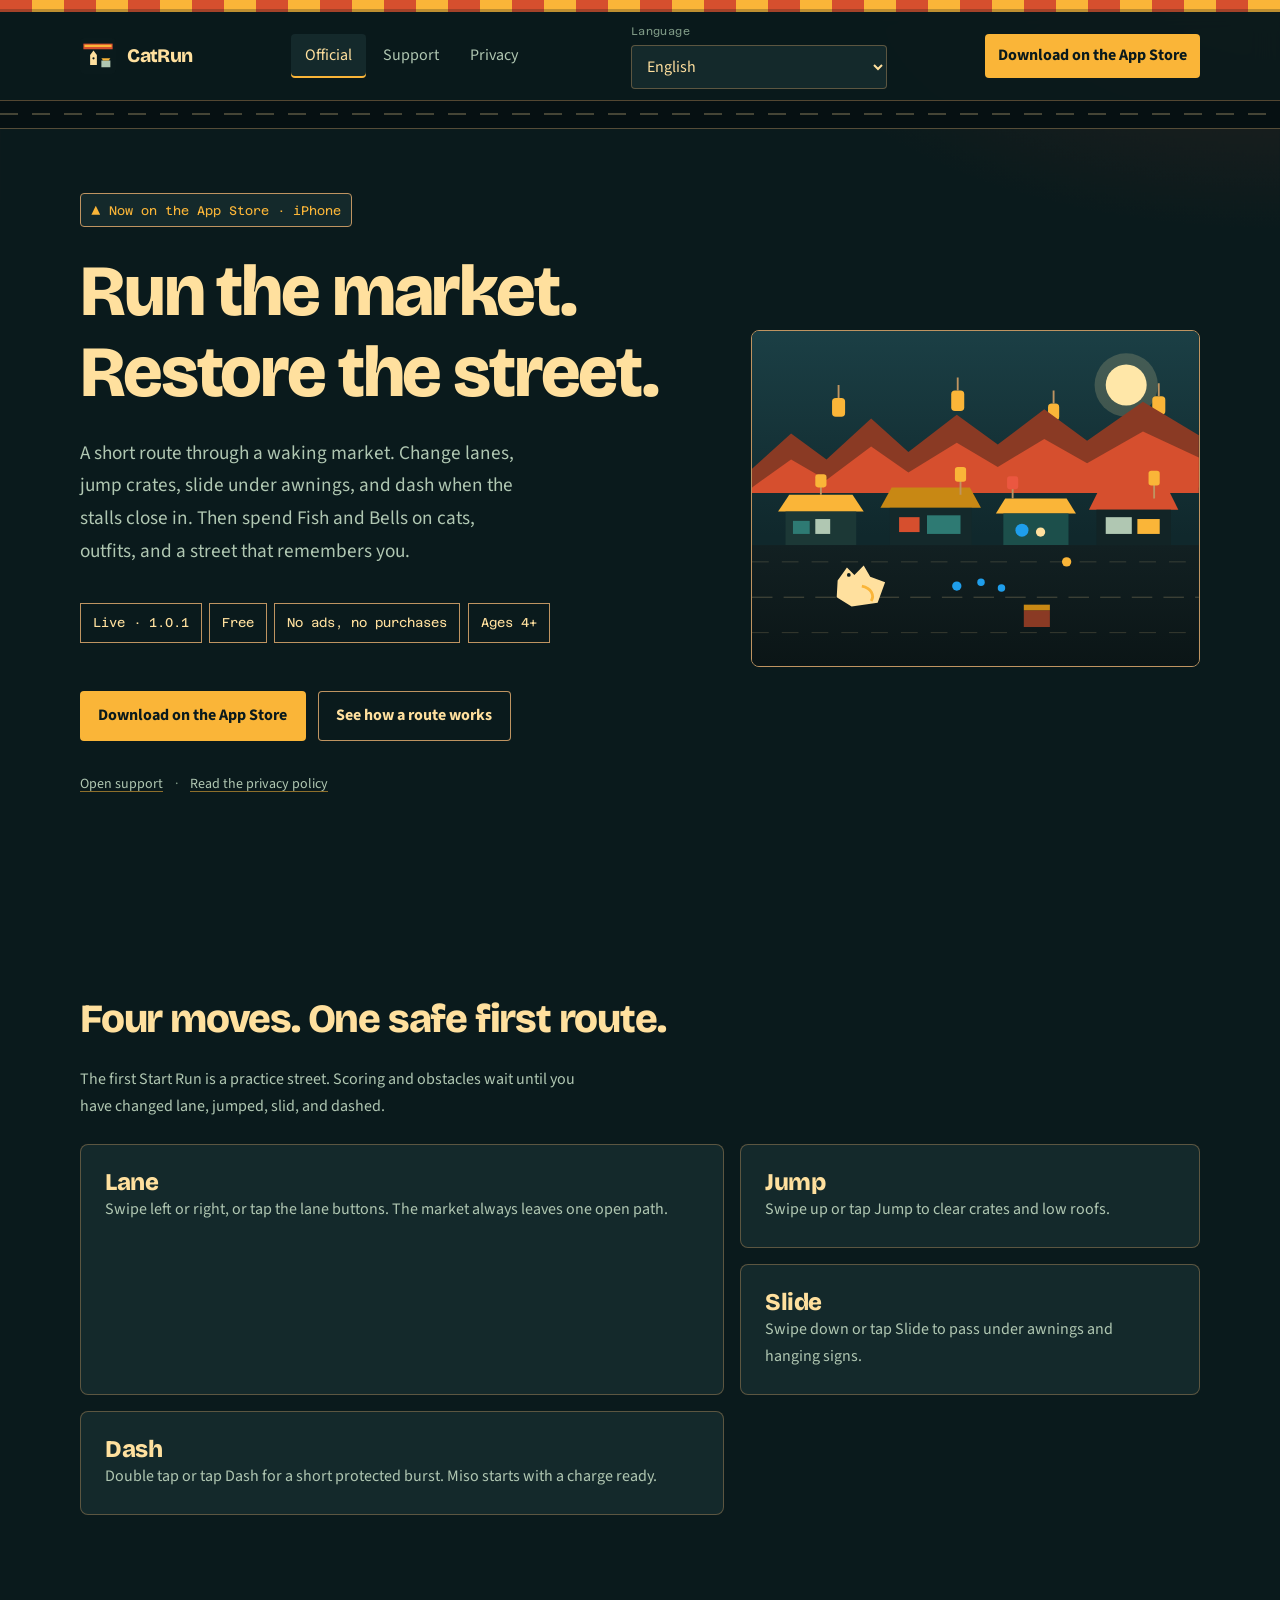
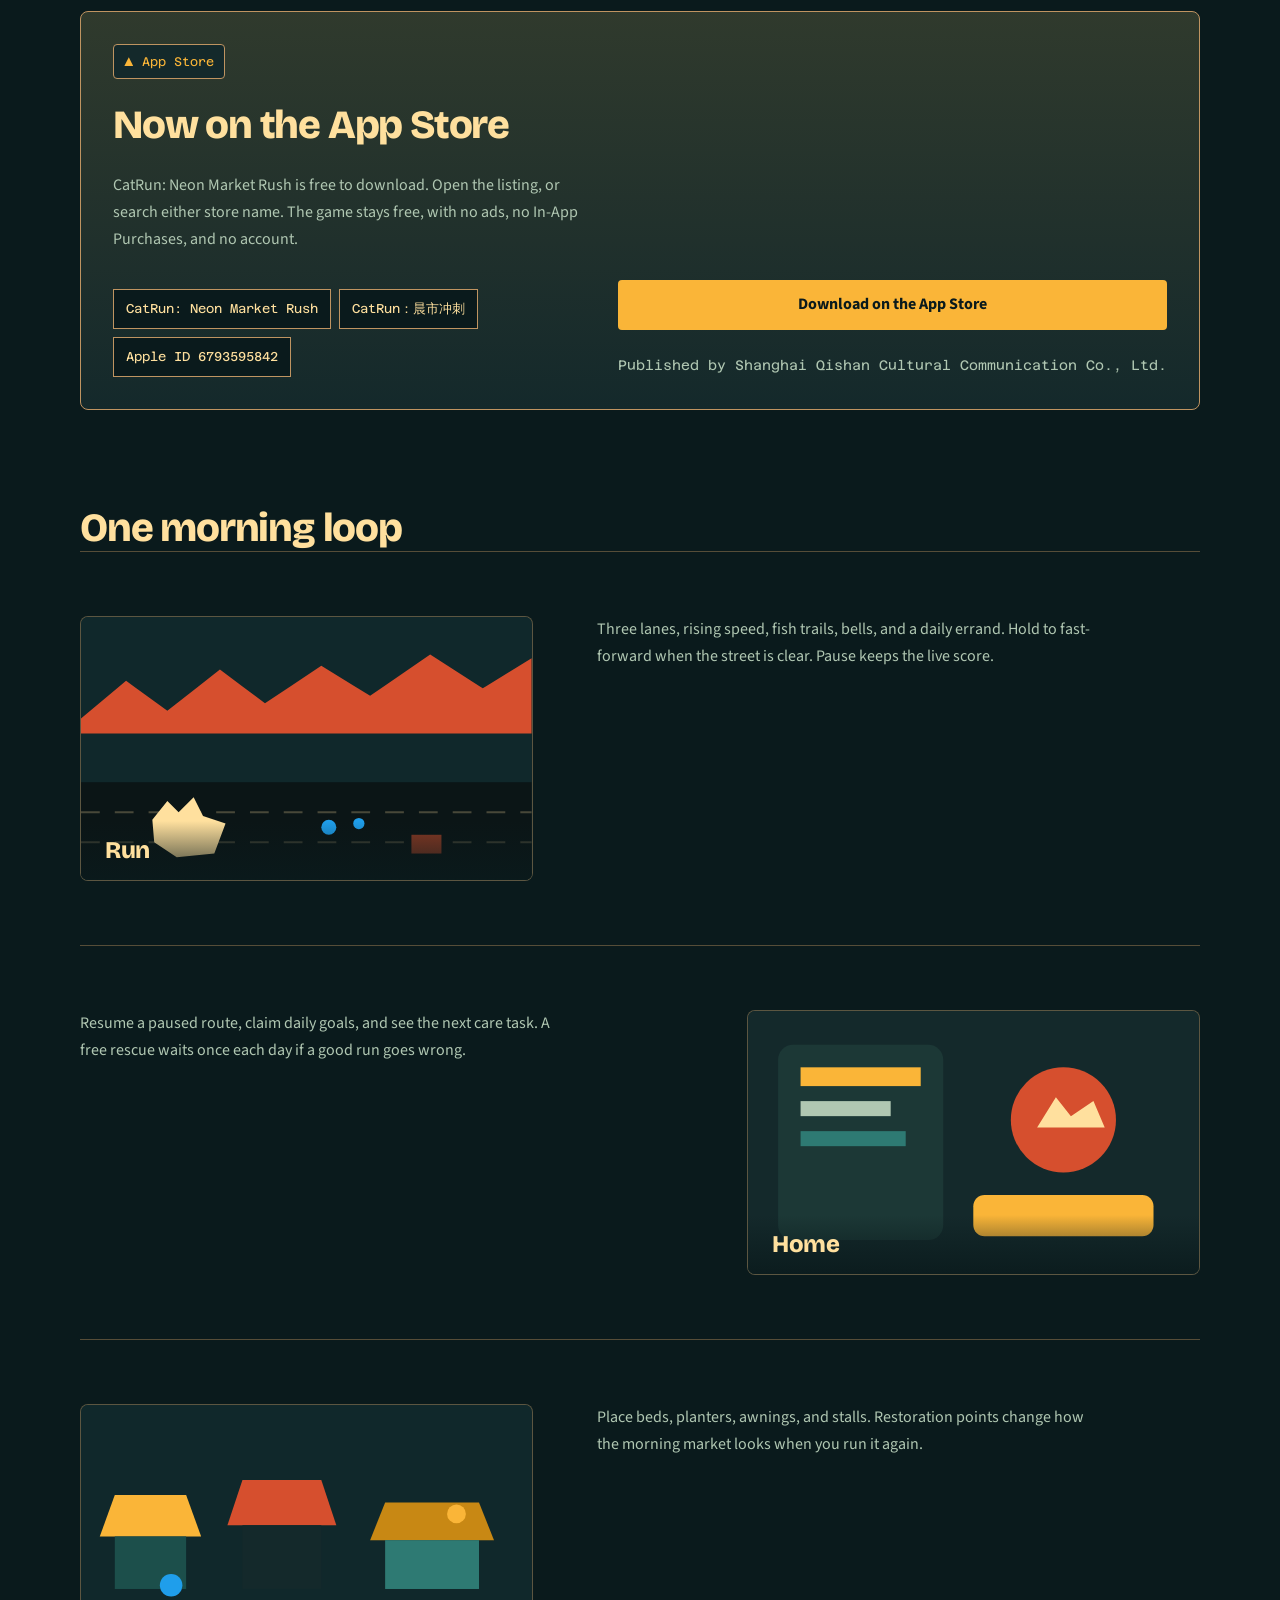
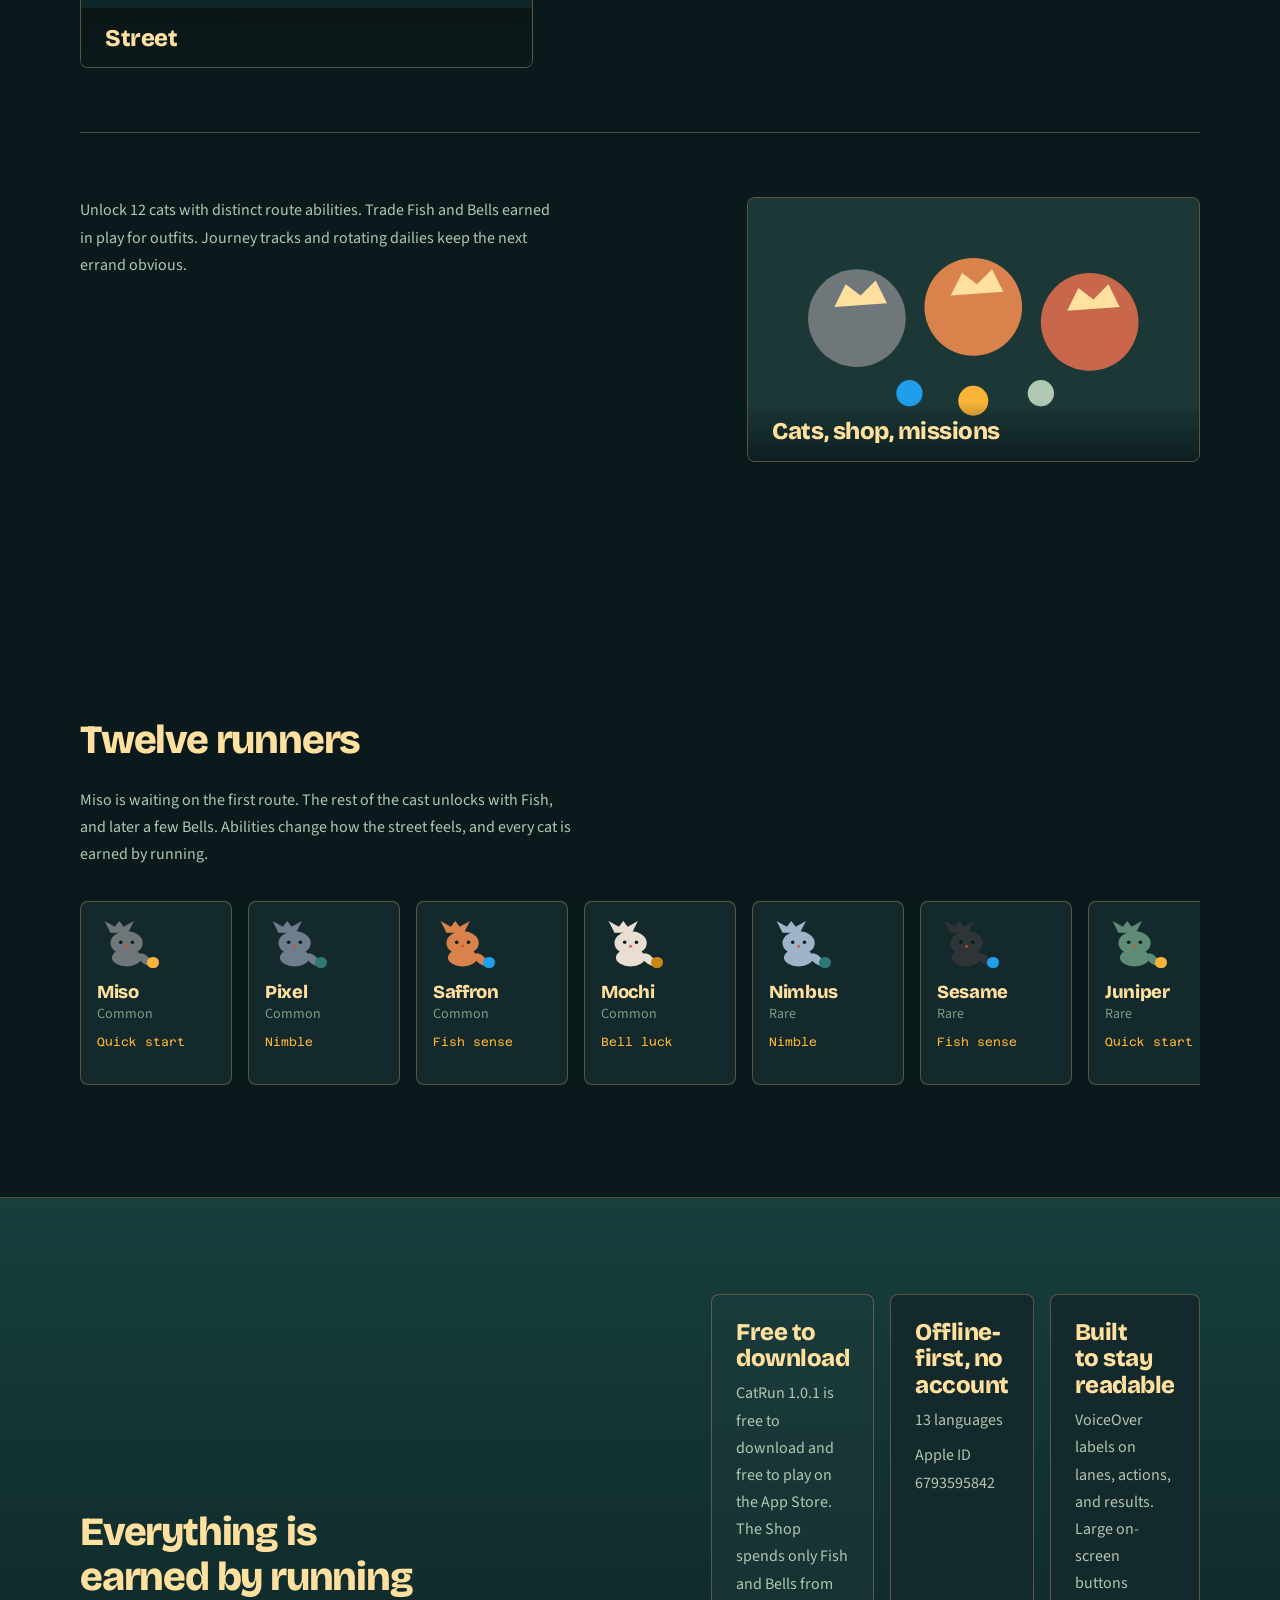
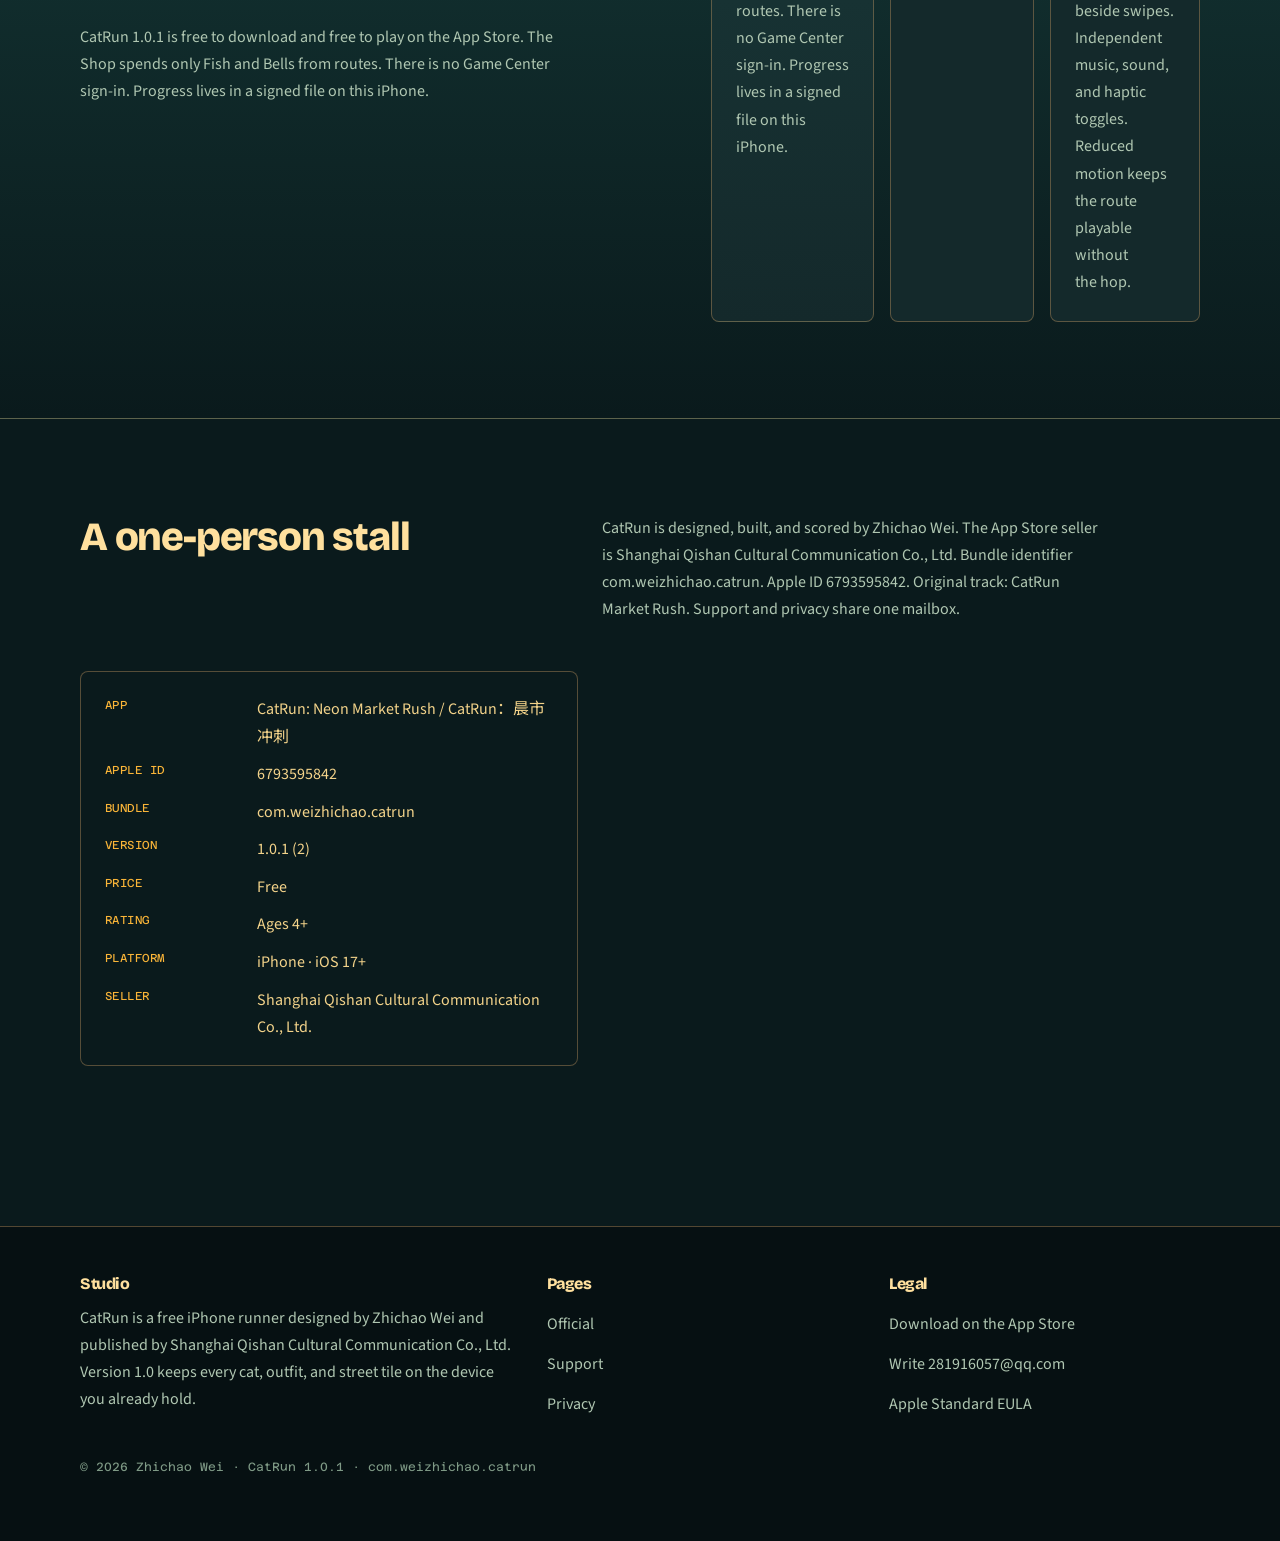
<file: index.html>
<!doctype html>
<html lang="zh-Hans" data-page="official" data-asset-root=".">
  <head>
    <meta charset="utf-8">
    <meta name="viewport" content="width=device-width, initial-scale=1">
    <meta name="color-scheme" content="dark">
    <meta name="theme-color" content="#0a1a1c">
    <meta name="description" content="CatRun：晨市冲刺已在 App Store 免费上架。冲过醒来的像素晨市，收集猫咪，修复街道。无广告、无内购、无账号。Apple ID 6793595842。">
    <meta name="robots" content="index,follow,max-image-preview:large">
    <meta name="author" content="Zhichao Wei">
    <meta name="application-name" content="CatRun">
    <meta name="apple-mobile-web-app-title" content="CatRun">
    <meta name="apple-itunes-app" content="app-id=6793595842">
    <meta name="keywords" content="CatRun, CatRun: Neon Market Rush, CatRun：晨市冲刺, iPhone runner, free cat game, no ads, 4+">
    <title>CatRun：晨市冲刺 · 免费 iPhone 猫咪跑酷</title>
    <link rel="canonical" href="https://weizhichao1027-collab.github.io/catrun-official/">
    <link rel="icon" href="assets/favicon.svg" type="image/svg+xml">
    <link rel="alternate" type="text/plain" href="llms.txt" title="LLM facts">
    <link rel="alternate" hreflang="zh-Hans" href="https://weizhichao1027-collab.github.io/catrun-official/?lang=zh-Hans">
    <link rel="alternate" hreflang="zh-Hant" href="https://weizhichao1027-collab.github.io/catrun-official/?lang=zh-Hant">
    <link rel="alternate" hreflang="en" href="https://weizhichao1027-collab.github.io/catrun-official/?lang=en">
    <link rel="alternate" hreflang="ja" href="https://weizhichao1027-collab.github.io/catrun-official/?lang=ja">
    <link rel="alternate" hreflang="x-default" href="https://weizhichao1027-collab.github.io/catrun-official/">
    <meta property="og:type" content="website">
    <meta property="og:site_name" content="CatRun">
    <meta property="og:title" content="CatRun：晨市冲刺 · 免费 iPhone 猫咪跑酷">
    <meta property="og:description" content="CatRun：晨市冲刺已在 App Store 免费上架。冲过醒来的像素晨市，收集猫咪，修复街道。无广告、无内购、无账号。">
    <meta property="og:url" content="https://weizhichao1027-collab.github.io/catrun-official/">
    <meta property="og:locale" content="zh_CN">
    <meta property="og:locale:alternate" content="en_US">
    <meta property="og:locale:alternate" content="zh_TW">
    <meta property="og:locale:alternate" content="ja_JP">
    <meta property="og:image" content="https://weizhichao1027-collab.github.io/catrun-official/assets/og.png">
    <meta property="og:image:type" content="image/png">
    <meta property="og:image:width" content="1200">
    <meta property="og:image:height" content="630">
    <meta name="twitter:card" content="summary_large_image">
    <meta name="twitter:image" content="https://weizhichao1027-collab.github.io/catrun-official/assets/og.png">
    <meta name="twitter:title" content="CatRun：晨市冲刺 · 免费 iPhone 猫咪跑酷">
    <meta name="twitter:description" content="CatRun：晨市冲刺已在 App Store 免费上架。无广告、无内购、无账号。Apple ID 6793595842。">
    <script type="application/ld+json" id="catrun-jsonld">
    {
      "@context": "https://schema.org",
      "@graph": [
        {
          "@type": "WebSite",
          "name": "CatRun",
          "url": "https://weizhichao1027-collab.github.io/catrun-official/",
          "inLanguage": ["zh-Hans", "en", "ja"]
        },
        {
          "@type": "MobileApplication",
          "name": "CatRun: Neon Market Rush",
          "alternateName": ["CatRun", "CatRun：晨市冲刺", "CatRun：晨市衝刺"],
          "applicationCategory": "GameApplication",
          "applicationSubCategory": "Casual",
          "operatingSystem": "iOS 17.0",
          "softwareVersion": "1.0.1",
          "identifier": "6793595842",
          "downloadUrl": "https://apps.apple.com/app/id6793595842",
          "installUrl": "https://apps.apple.com/app/id6793595842",
          "url": "https://weizhichao1027-collab.github.io/catrun-official/",
          "image": "https://weizhichao1027-collab.github.io/catrun-official/assets/og.png",
          "description": "A free, ad-free, offline-first iPhone cat runner. Dash a waking morning market, collect 12 cats, and restore the street. No account required.",
          "isAccessibleForFree": true,
          "offers": {"@type": "Offer", "price": "0", "priceCurrency": "USD", "availability": "https://schema.org/InStock"},
          "contentRating": "4+",
          "author": {"@type": "Person", "name": "Zhichao Wei", "email": "281916057@qq.com"},
          "publisher": {"@type": "Organization", "name": "Shanghai Qishan Cultural Communication Co., Ltd."},
          "sameAs": ["https://apps.apple.com/app/id6793595842"]
        }
      ]
    }
    </script>
    <link rel="preconnect" href="https://fonts.googleapis.com">
    <link rel="preconnect" href="https://fonts.gstatic.com" crossorigin>
    <link rel="stylesheet" href="https://fonts.googleapis.com/css2?family=Azeret+Mono:wght@500;600&family=Bricolage+Grotesque:opsz,wght@12..96,600;12..96,700;12..96,800&family=Noto+Sans+SC:wght@400;500;700&family=Noto+Sans+TC:wght@400;700&family=Noto+Sans+JP:wght@400;700&family=Source+Sans+3:ital,wght@0,400;0,500;0,600;0,700&display=swap">
    <link rel="stylesheet" href="assets/styles.css">
  </head>
  <body>
    <svg class="sprite" aria-hidden="true">
      <symbol id="cat-shape" viewBox="0 0 80 72">
        <path d="M18 20l-8-16 14 8 6-8 6 8 14-8-8 16z"/>
        <ellipse cx="40" cy="34" rx="22" ry="16"/>
        <ellipse cx="40" cy="54" rx="20" ry="12"/>
        <path d="M60 48c10 2 16 12 12 18-8-2-16-8-18-16z"/>
        <circle cx="32" cy="33" r="2.4" fill="#0A1A1C"/>
        <circle cx="48" cy="33" r="2.4" fill="#0A1A1C"/>
        <path d="M40 36l-3 4h6z" fill="#D64F2E"/>
      </symbol>
    </svg>
    <a class="skip" href="#content" data-i18n="skip">跳到正文</a>
    <header class="site-header">
      <div class="awning" aria-hidden="true"></div>
      <div class="wrap header-bar">
        <a class="brand" href="./">
          <svg class="brand-mark" viewBox="0 0 64 64" aria-hidden="true">
            <rect width="64" height="64" rx="8" fill="#0A1A1C"/>
            <rect x="6" y="10" width="52" height="10" fill="#D64F2E"/>
            <rect x="8" y="12" width="48" height="4" fill="#FAB538"/>
            <path fill="#FFE09E" d="M18 30l6-8 6 8v18H18z"/>
            <circle cx="24" cy="36" r="2" fill="#0A1A1C"/>
            <path fill="#B0C7B2" d="M38 40h16v12H38z"/>
            <path fill="#FAB538" d="M38 36h16l-3 4H41z"/>
          </svg>
          <span translate="no">CatRun</span>
        </a>
        <nav class="nav" aria-label="Primary">
          <a href="./" aria-current="page" data-i18n="navOfficial">官网</a>
          <a href="support/" data-i18n="navSupport">支持</a>
          <a href="privacy/" data-i18n="navPrivacy">隐私</a>
        </nav>
        <div class="lang">
          <label for="lang-select" data-i18n="language">语言</label>
          <select id="lang-select" data-lang-select autocomplete="off">
            <option value="zh-Hans" selected>简体中文</option>
            <option value="en">English</option>
          </select>
        </div>
        <a class="header-store" data-store-href href="https://apps.apple.com/app/id6793595842" data-i18n="official.ctaStore">在 App Store 下载</a>
      </div>
      <p class="wrap lang-note" data-lang-note hidden></p>
      <div class="lane-strip" aria-hidden="true"><span class="runner"></span></div>
    </header>

    <main id="content">
      <section class="hero wrap split">
        <div class="hero-copy stack">
          <p class="sign" data-i18n="official.sign">现已上架 App Store · iPhone</p>
          <h1 class="display">
            <span data-i18n="official.line1">跑过市集。</span><br>
            <span data-i18n="official.line2">修好街道。</span>
          </h1>
          <p class="kicker" data-i18n="official.lede">一条刚醒来的晨市短路线。左右变道，跳过木箱，滑过棚架，在摊位合拢时冲刺。再把鱼干和铃铛花在猫咪、装扮，以及一条会记住你的街上。</p>
          <div class="fact-pills" aria-label="App facts">
            <span data-i18n="official.liveBadge">已上架 · 1.0.1</span>
            <span data-i18n="official.priceFree">免费</span>
            <span data-i18n="official.factNoAds">无广告，无内购</span>
            <span data-i18n="official.factAge">年龄分级 4+</span>
          </div>
          <div class="actions">
            <a class="btn btn-gold" data-store-href href="https://apps.apple.com/app/id6793595842" data-i18n="official.ctaStore">在 App Store 下载</a>
            <a class="btn btn-ghost" href="#play" data-i18n="official.ctaPlay">看怎么跑</a>
          </div>
          <p class="hero-links">
            <a href="support/" data-i18n="official.ctaSupport">打开支持</a>
            <span aria-hidden="true">·</span>
            <a href="privacy/" data-i18n="official.ctaPrivacy">阅读隐私政策</a>
          </p>
        </div>
        <div class="stage" role="img" data-i18n-aria="official.stageLabel" aria-label="三车道晨市：红屋顶、金灯笼、玉色摊位，一只正在跑的猫">
          <svg class="stage-art" viewBox="0 0 480 360" aria-hidden="true">
            <defs>
              <linearGradient id="sky" x1="0" y1="0" x2="0" y2="1">
                <stop offset="0" stop-color="#1b3f45"/>
                <stop offset="1" stop-color="#10282c"/>
              </linearGradient>
              <linearGradient id="road" x1="0" y1="0" x2="0" y2="1">
                <stop offset="0" stop-color="#122022"/>
                <stop offset="1" stop-color="#0b1516"/>
              </linearGradient>
            </defs>
            <rect width="480" height="220" fill="url(#sky)"/>
            <circle cx="402" cy="58" r="22" fill="#ffe7a8"/>
            <circle cx="402" cy="58" r="34" fill="#ffe7a8" opacity=".18"/>
            <g fill="#FAB538">
              <rect x="86" y="72" width="14" height="20" rx="4"/>
              <rect x="214" y="64" width="14" height="22" rx="4"/>
              <rect x="318" y="78" width="12" height="18" rx="4"/>
              <rect x="430" y="70" width="14" height="20" rx="4"/>
            </g>
            <g stroke="#bf9461" stroke-width="2">
              <line x1="93" y1="58" x2="93" y2="72"/>
              <line x1="221" y1="50" x2="221" y2="64"/>
              <line x1="324" y1="64" x2="324" y2="78"/>
              <line x1="437" y1="56" x2="437" y2="70"/>
            </g>
            <path d="M0 148l42-38 38 28 48-44 40 36 52-40 44 32 50-38 46 34 60-42 60 36v56H0z" fill="#8a3a24"/>
            <path d="M0 168l42-30 38 22 48-36 40 28 52-32 44 26 50-30 46 26 60-34 60 28v38H0z" fill="#D64F2E"/>
            <g class="stalls">
              <g transform="translate(28 176)">
                <path d="M0 18h92L80 0H12z" fill="#FAB538"/>
                <rect x="8" y="18" width="76" height="36" fill="#1c3836"/>
                <rect x="16" y="28" width="18" height="14" fill="#2e7a73"/>
                <rect x="40" y="26" width="16" height="16" fill="#B0C7B2"/>
                <line x1="46" y1="-10" x2="46" y2="0" stroke="#bf9461" stroke-width="2"/>
                <rect x="40" y="-22" width="12" height="14" rx="3" fill="#FAB538"/>
              </g>
              <g transform="translate(138 168)">
                <path d="M0 22h108L96 0H12z" fill="#C88814"/>
                <rect x="10" y="22" width="88" height="42" fill="#14292b"/>
                <rect x="20" y="32" width="22" height="16" fill="#D64F2E"/>
                <rect x="50" y="30" width="36" height="20" fill="#2e7a73"/>
                <line x1="86" y1="-8" x2="86" y2="8" stroke="#bf9461" stroke-width="2"/>
                <rect x="80" y="-22" width="12" height="16" rx="3" fill="#FAB538"/>
              </g>
              <g transform="translate(262 180)">
                <path d="M0 16h86L76 0H10z" fill="#FAB538"/>
                <rect x="8" y="16" width="70" height="34" fill="#1c4f4b"/>
                <circle cx="28" cy="34" r="7" fill="#1f9eeb"/>
                <circle cx="48" cy="36" r="5" fill="#ffe09e"/>
                <line x1="18" y1="-12" x2="18" y2="0" stroke="#bf9461" stroke-width="2"/>
                <rect x="12" y="-24" width="12" height="14" rx="3" fill="#eb5740"/>
              </g>
              <g transform="translate(362 172)">
                <path d="M0 20h96L86 0H10z" fill="#D64F2E"/>
                <rect x="8" y="20" width="80" height="38" fill="#122426"/>
                <rect x="18" y="28" width="28" height="18" fill="#B0C7B2"/>
                <rect x="52" y="30" width="24" height="16" fill="#FAB538"/>
                <line x1="70" y1="-8" x2="70" y2="8" stroke="#bf9461" stroke-width="2"/>
                <rect x="64" y="-22" width="12" height="16" rx="3" fill="#FAB538"/>
              </g>
            </g>
            <rect y="230" width="480" height="130" fill="url(#road)"/>
            <path d="M0 248h480" stroke="#ffe09e" stroke-opacity=".18" stroke-dasharray="18 14"/>
            <path d="M0 286h480" stroke="#ffe09e" stroke-opacity=".28" stroke-dasharray="22 12"/>
            <path d="M0 324h480" stroke="#ffe09e" stroke-opacity=".18" stroke-dasharray="18 14"/>
            <rect x="292" y="300" width="28" height="18" fill="#8a3a24"/>
            <rect x="292" y="294" width="28" height="6" fill="#C88814"/>
            <circle cx="220" cy="274" r="5" fill="#1f9eeb"/>
            <circle cx="246" cy="270" r="4" fill="#1f9eeb"/>
            <circle cx="268" cy="276" r="4" fill="#1f9eeb"/>
            <circle cx="338" cy="248" r="5" fill="#FAB538"/>
            <g class="stage-runner">
              <path d="M92 268l10-14 8 8 10-10 7 12 16 6-8 22-28 4-16-10z" fill="#FFE09E"/>
              <circle cx="104" cy="262" r="2" fill="#0A1A1C"/>
              <path d="M118 274c10 2 14 10 10 16" fill="none" stroke="#FAB538" stroke-width="3"/>
            </g>
          </svg>
        </div>
      </section>

      <section id="play" class="section wrap" data-reveal>
        <div class="stack">
          <h2 data-i18n="official.playTitle">四个动作。第一条路是安全的。</h2>
          <p class="prose" data-i18n="official.playLede">第一次点开始跑，会先进入练习街。完成变道、跳跃、滑行和冲刺之后，才开始计分和刷障碍。</p>
          <div class="move-board">
            <article>
              <h3 data-i18n="official.moveLane">变道</h3>
              <p data-i18n="official.moveLaneBody">左右滑，或点变道按钮。市集始终留出一条能走的路。</p>
            </article>
            <article>
              <h3 data-i18n="official.moveJump">跳跃</h3>
              <p data-i18n="official.moveJumpBody">上滑或点跳跃，越过木箱和低屋顶。</p>
            </article>
            <article>
              <h3 data-i18n="official.moveSlide">滑行</h3>
              <p data-i18n="official.moveSlideBody">下滑或点滑行，穿过棚架和悬挂招牌。</p>
            </article>
            <article>
              <h3 data-i18n="official.moveDash">冲刺</h3>
              <p data-i18n="official.moveDashBody">双击或点冲刺，做一次带保护的短冲。Miso 开局就带着充能。</p>
            </article>
          </div>
        </div>
      </section>

      <section id="get-the-game" class="section wrap get-strip" data-reveal>
        <div class="store-card">
          <div class="stack">
            <p class="sign" translate="no">App Store</p>
            <h2 data-i18n="official.getTitle">现已上架 App Store</h2>
            <p class="prose" data-i18n="official.getBody">《CatRun：晨市冲刺》免费下载。打开商店页，或搜索中英任一商品名。游戏保持免费：没有广告、没有内购、也不需要账号。</p>
            <p class="store-chips">
              <span class="chip" translate="no">CatRun: Neon Market Rush</span>
              <span class="chip" translate="no">CatRun：晨市冲刺</span>
              <span class="chip" translate="no">Apple ID 6793595842</span>
            </p>
          </div>
          <div class="stack">
            <a class="btn btn-gold" data-store-href href="https://apps.apple.com/app/id6793595842" data-i18n="official.ctaStore">在 App Store 下载</a>
            <p class="mono" data-i18n="official.sellerLine">由 Shanghai Qishan Cultural Communication Co., Ltd. 上架</p>
          </div>
        </div>
      </section>

      <section class="section wrap" data-reveal>
        <h2 data-i18n="official.loopTitle">一个早晨的循环</h2>
        <article class="chapter">
          <div class="chapter-visual" data-scene="run">
            <svg class="chapter-art" viewBox="0 0 240 140" aria-hidden="true">
              <rect width="240" height="140" fill="#10282b"/>
              <path d="M0 54l24-20 22 16 28-22 24 18 30-20 26 16 32-22 28 18 26-16v40H0z" fill="#D64F2E"/>
              <rect y="88" width="240" height="52" fill="#0b1516"/>
              <path d="M0 104h240" stroke="#ffe09e" stroke-opacity=".25" stroke-dasharray="10 8"/>
              <path d="M0 120h240" stroke="#ffe09e" stroke-opacity=".2" stroke-dasharray="10 8"/>
              <path d="M38 108l8-10 6 6 8-8 5 10 12 4-6 16-20 2-12-8z" fill="#FFE09E"/>
              <circle cx="132" cy="112" r="4" fill="#1f9eeb"/>
              <circle cx="148" cy="110" r="3" fill="#1f9eeb"/>
              <rect x="176" y="116" width="16" height="10" fill="#8a3a24"/>
            </svg>
            <h3 data-i18n="official.loopRun">开跑</h3>
          </div>
          <div class="prose">
            <p data-i18n="official.loopRunBody">三车道、逐渐加快的市集、鱼干轨迹、铃铛，以及当日差事。路况干净时按住可快进。暂停会保住当前分数。</p>
          </div>
        </article>
        <article class="chapter">
          <div class="chapter-visual" data-scene="home">
            <svg class="chapter-art" viewBox="0 0 240 140" aria-hidden="true">
              <rect width="240" height="140" fill="#14292b"/>
              <rect x="16" y="18" width="88" height="104" rx="8" fill="#1c3836"/>
              <rect x="28" y="30" width="64" height="10" fill="#FAB538"/>
              <rect x="28" y="48" width="48" height="8" fill="#B0C7B2"/>
              <rect x="28" y="64" width="56" height="8" fill="#2e7a73"/>
              <circle cx="168" cy="58" r="28" fill="#D64F2E"/>
              <path d="M154 62l10-16 8 10 12-8 6 14z" fill="#FFE09E"/>
              <rect x="120" y="98" width="96" height="22" rx="6" fill="#FAB538"/>
            </svg>
            <h3 data-i18n="official.loopHome">主页</h3>
          </div>
          <div class="prose">
            <p data-i18n="official.loopHomeBody">继续暂停的路线，领取每日目标，看下一项照料。每天一次免费救援，留给那次差点成功的跑。</p>
          </div>
        </article>
        <article class="chapter">
          <div class="chapter-visual" data-scene="street">
            <svg class="chapter-art" viewBox="0 0 240 140" aria-hidden="true">
              <rect width="240" height="140" fill="#10282b"/>
              <path d="M10 70h54l-8-22H18z" fill="#FAB538"/>
              <rect x="18" y="70" width="38" height="28" fill="#1c4f4b"/>
              <path d="M78 64h58l-8-24H86z" fill="#D64F2E"/>
              <rect x="86" y="64" width="42" height="34" fill="#14292b"/>
              <path d="M154 72h66l-8-20h-50z" fill="#C88814"/>
              <rect x="162" y="72" width="50" height="26" fill="#2e7a73"/>
              <rect y="108" width="240" height="32" fill="#0b1516"/>
              <circle cx="48" cy="96" r="6" fill="#1f9eeb"/>
              <circle cx="200" cy="58" r="5" fill="#FAB538"/>
            </svg>
            <h3 data-i18n="official.loopStreet">街道</h3>
          </div>
          <div class="prose">
            <p data-i18n="official.loopStreetBody">摆上床铺、花盆、棚架和摊位。修复点数会改变你下次开跑时看到的晨市。</p>
          </div>
        </article>
        <article class="chapter">
          <div class="chapter-visual" data-scene="earn">
            <svg class="chapter-art" viewBox="0 0 240 140" aria-hidden="true">
              <rect width="240" height="140" fill="#1c3836"/>
              <circle cx="58" cy="64" r="26" fill="#6F777A"/>
              <circle cx="120" cy="58" r="26" fill="#D9824B"/>
              <circle cx="182" cy="66" r="26" fill="#C8674C"/>
              <path d="M46 58l6-12 8 6 8-8 6 12z" fill="#FFE09E"/>
              <path d="M108 52l6-12 8 6 8-8 6 12z" fill="#FFE09E"/>
              <path d="M170 60l6-12 8 6 8-8 6 12z" fill="#FFE09E"/>
              <circle cx="86" cy="104" r="7" fill="#1f9eeb"/>
              <circle cx="120" cy="108" r="8" fill="#FAB538"/>
              <circle cx="156" cy="104" r="7" fill="#B0C7B2"/>
            </svg>
            <h3 data-i18n="official.loopEarn">猫咪、商店、任务</h3>
          </div>
          <div class="prose">
            <p data-i18n="official.loopEarnBody">12 只猫各有路线能力。装扮只用跑来的鱼干和铃铛兑换。旅程轨道和轮换日常会把下一件差事摆在眼前。</p>
          </div>
        </article>
      </section>

      <section class="section wrap" data-reveal>
        <div class="stack">
          <h2 data-i18n="official.catsTitle">十二位跑者</h2>
          <p class="prose" data-i18n="official.catsLede">Miso 在第一条路上等你。其余猫咪用鱼干解锁，靠后的几只要一点铃铛。能力改的是街道手感，全部靠跑获得。</p>
          <div class="cat-rail" tabindex="0">
            <article class="cat-card" data-cat="miso" data-gift="dash">
              <div class="cat-portrait" aria-hidden="true"><svg viewBox="0 0 80 72"><use href="#cat-shape" fill="currentColor"/></svg></div>
              <h3 translate="no">Miso</h3>
              <p data-i18n="official.rarityCommon">普通</p>
              <p data-i18n="official.abilityQuick">快速起步</p>
            </article>
            <article class="cat-card" data-cat="pixel" data-gift="nimble">
              <div class="cat-portrait" aria-hidden="true"><svg viewBox="0 0 80 72"><use href="#cat-shape" fill="currentColor"/></svg></div>
              <h3 translate="no">Pixel</h3>
              <p data-i18n="official.rarityCommon">普通</p>
              <p data-i18n="official.abilityNimble">灵巧</p>
            </article>
            <article class="cat-card" data-cat="saffron" data-gift="fish">
              <div class="cat-portrait" aria-hidden="true"><svg viewBox="0 0 80 72"><use href="#cat-shape" fill="currentColor"/></svg></div>
              <h3 translate="no">Saffron</h3>
              <p data-i18n="official.rarityCommon">普通</p>
              <p data-i18n="official.abilityFish">鱼干感应</p>
            </article>
            <article class="cat-card" data-cat="mochi" data-gift="bell">
              <div class="cat-portrait" aria-hidden="true"><svg viewBox="0 0 80 72"><use href="#cat-shape" fill="currentColor"/></svg></div>
              <h3 translate="no">Mochi</h3>
              <p data-i18n="official.rarityCommon">普通</p>
              <p data-i18n="official.abilityBell">铃铛好运</p>
            </article>
            <article class="cat-card" data-cat="nimbus" data-gift="nimble">
              <div class="cat-portrait" aria-hidden="true"><svg viewBox="0 0 80 72"><use href="#cat-shape" fill="currentColor"/></svg></div>
              <h3 translate="no">Nimbus</h3>
              <p data-i18n="official.rarityRare">稀有</p>
              <p data-i18n="official.abilityNimble">灵巧</p>
            </article>
            <article class="cat-card" data-cat="sesame" data-gift="fish">
              <div class="cat-portrait" aria-hidden="true"><svg viewBox="0 0 80 72"><use href="#cat-shape" fill="currentColor"/></svg></div>
              <h3 translate="no">Sesame</h3>
              <p data-i18n="official.rarityRare">稀有</p>
              <p data-i18n="official.abilityFish">鱼干感应</p>
            </article>
            <article class="cat-card" data-cat="juniper" data-gift="dash">
              <div class="cat-portrait" aria-hidden="true"><svg viewBox="0 0 80 72"><use href="#cat-shape" fill="currentColor"/></svg></div>
              <h3 translate="no">Juniper</h3>
              <p data-i18n="official.rarityRare">稀有</p>
              <p data-i18n="official.abilityQuick">快速起步</p>
            </article>
            <article class="cat-card" data-cat="kumo" data-gift="bell">
              <div class="cat-portrait" aria-hidden="true"><svg viewBox="0 0 80 72"><use href="#cat-shape" fill="currentColor"/></svg></div>
              <h3 translate="no">Kumo</h3>
              <p data-i18n="official.rarityRare">稀有</p>
              <p data-i18n="official.abilityBell">铃铛好运</p>
            </article>
            <article class="cat-card" data-cat="toffee" data-gift="fish">
              <div class="cat-portrait" aria-hidden="true"><svg viewBox="0 0 80 72"><use href="#cat-shape" fill="currentColor"/></svg></div>
              <h3 translate="no">Toffee</h3>
              <p data-i18n="official.rarityEpic">史诗</p>
              <p data-i18n="official.abilityFish">鱼干感应</p>
            </article>
            <article class="cat-card" data-cat="byte" data-gift="dash">
              <div class="cat-portrait" aria-hidden="true"><svg viewBox="0 0 80 72"><use href="#cat-shape" fill="currentColor"/></svg></div>
              <h3 translate="no">Byte</h3>
              <p data-i18n="official.rarityEpic">史诗</p>
              <p data-i18n="official.abilityQuick">快速起步</p>
            </article>
            <article class="cat-card" data-cat="maple" data-gift="bell">
              <div class="cat-portrait" aria-hidden="true"><svg viewBox="0 0 80 72"><use href="#cat-shape" fill="currentColor"/></svg></div>
              <h3 translate="no">Maple</h3>
              <p data-i18n="official.rarityEpic">史诗</p>
              <p data-i18n="official.abilityBell">铃铛好运</p>
            </article>
            <article class="cat-card" data-cat="pepper" data-gift="nimble">
              <div class="cat-portrait" aria-hidden="true"><svg viewBox="0 0 80 72"><use href="#cat-shape" fill="currentColor"/></svg></div>
              <h3 translate="no">Pepper</h3>
              <p data-i18n="official.rarityEpic">史诗</p>
              <p data-i18n="official.abilityNimble">灵巧</p>
            </article>
          </div>
        </div>
      </section>

      <section class="drench section" data-reveal>
        <div class="wrap split">
          <div class="stack">
            <h2 data-i18n="official.fairTitle">全部内容靠跑获得</h2>
            <p class="prose" data-i18n="official.fairBody">CatRun 1.0 免费下载，也免费游玩。商店只花跑酷得到的鱼干和铃铛。不会登录 Game Center。进度写在这台 iPhone 上的签名文件里。</p>
          </div>
          <div class="fact-row">
            <article class="fact">
              <h3 data-i18n="official.factFree">免费下载</h3>
              <p data-i18n="official.fairBody">CatRun 1.0.1 已在 App Store 免费下载、免费游玩。商店只花跑酷得到的鱼干和铃铛。不会登录 Game Center。进度写在这台 iPhone 上的签名文件里。</p>
            </article>
            <article class="fact">
              <h3 data-i18n="official.factOffline">离线优先，无账号</h3>
              <p data-i18n="official.factLangs">13 种语言</p>
              <p data-i18n="official.storeIdLabel">Apple ID 6793595842</p>
            </article>
            <article class="fact">
              <h3 data-i18n="official.a11yTitle">读得见，也按得着</h3>
              <p data-i18n="official.a11yBody">变道、动作和结算都有旁白标签。屏幕按钮够大，和滑动并存。音乐、音效、触感分开开关。打开减少动态效果后，路线仍可用同一套手势和按钮。</p>
            </article>
          </div>
        </div>
      </section>

      <section class="section wrap studio" data-reveal>
        <h2 data-i18n="official.studioTitle">一间单人摊位</h2>
        <p class="prose" data-i18n="official.studioBody">CatRun 由韦志超（Zhichao Wei）设计、制作和配乐。App Store 销售方是 Shanghai Qishan Cultural Communication Co., Ltd.。Bundle identifier 为 com.weizhichao.catrun。Apple ID 6793595842。背景乐是 CatRun Market Rush。支持和隐私问题走同一只邮箱。</p>
        <dl class="entity">
          <dt>App</dt>
          <dd translate="no">CatRun: Neon Market Rush / CatRun：晨市冲刺</dd>
          <dt>Apple ID</dt>
          <dd translate="no">6793595842</dd>
          <dt>Bundle</dt>
          <dd translate="no">com.weizhichao.catrun</dd>
          <dt>Version</dt>
          <dd translate="no">1.0.1 (2)</dd>
          <dt>Price</dt>
          <dd data-i18n="official.priceFree">免费</dd>
          <dt>Rating</dt>
          <dd data-i18n="official.factAge">年龄分级 4+</dd>
          <dt>Platform</dt>
          <dd>iPhone · iOS 17+</dd>
          <dt>Seller</dt>
          <dd translate="no">Shanghai Qishan Cultural Communication Co., Ltd.</dd>
        </dl>
      </section>
    </main>

    <footer class="site-footer">
      <div class="wrap footer-grid">
        <div>
          <h2 data-i18n="footerStudio">工作室</h2>
          <p data-i18n="footerAbout">CatRun 是韦志超（Zhichao Wei）做的 iPhone 单人跑酷。1.0 把猫咪、装扮和街道都留在你手里的这台设备上。</p>
        </div>
        <div>
          <h2 data-i18n="footerPages">页面</h2>
          <a href="./" data-i18n="navOfficial">官网</a><br>
          <a href="support/" data-i18n="navSupport">支持</a><br>
          <a href="privacy/" data-i18n="navPrivacy">隐私</a>
        </div>
        <div>
          <h2 data-i18n="footerLegal">条款</h2>
          <a data-store-href href="https://apps.apple.com/app/id6793595842" data-i18n="footerAppStore">在 App Store 下载</a><br>
          <a href="mailto:281916057@qq.com" data-i18n="footerContact">写信至 281916057@qq.com</a><br>
          <a href="https://www.apple.com/legal/internet-services/itunes/dev/stdeula/" rel="noopener noreferrer" data-i18n="eula">Apple 标准 EULA</a>
        </div>
      </div>
      <p class="wrap foot-meta">© <span data-year>2026</span> Zhichao Wei · CatRun 1.0.1 · com.weizhichao.catrun</p>
    </footer>
    <script src="assets/site.js" defer></script>
  </body>
</html>
</file>
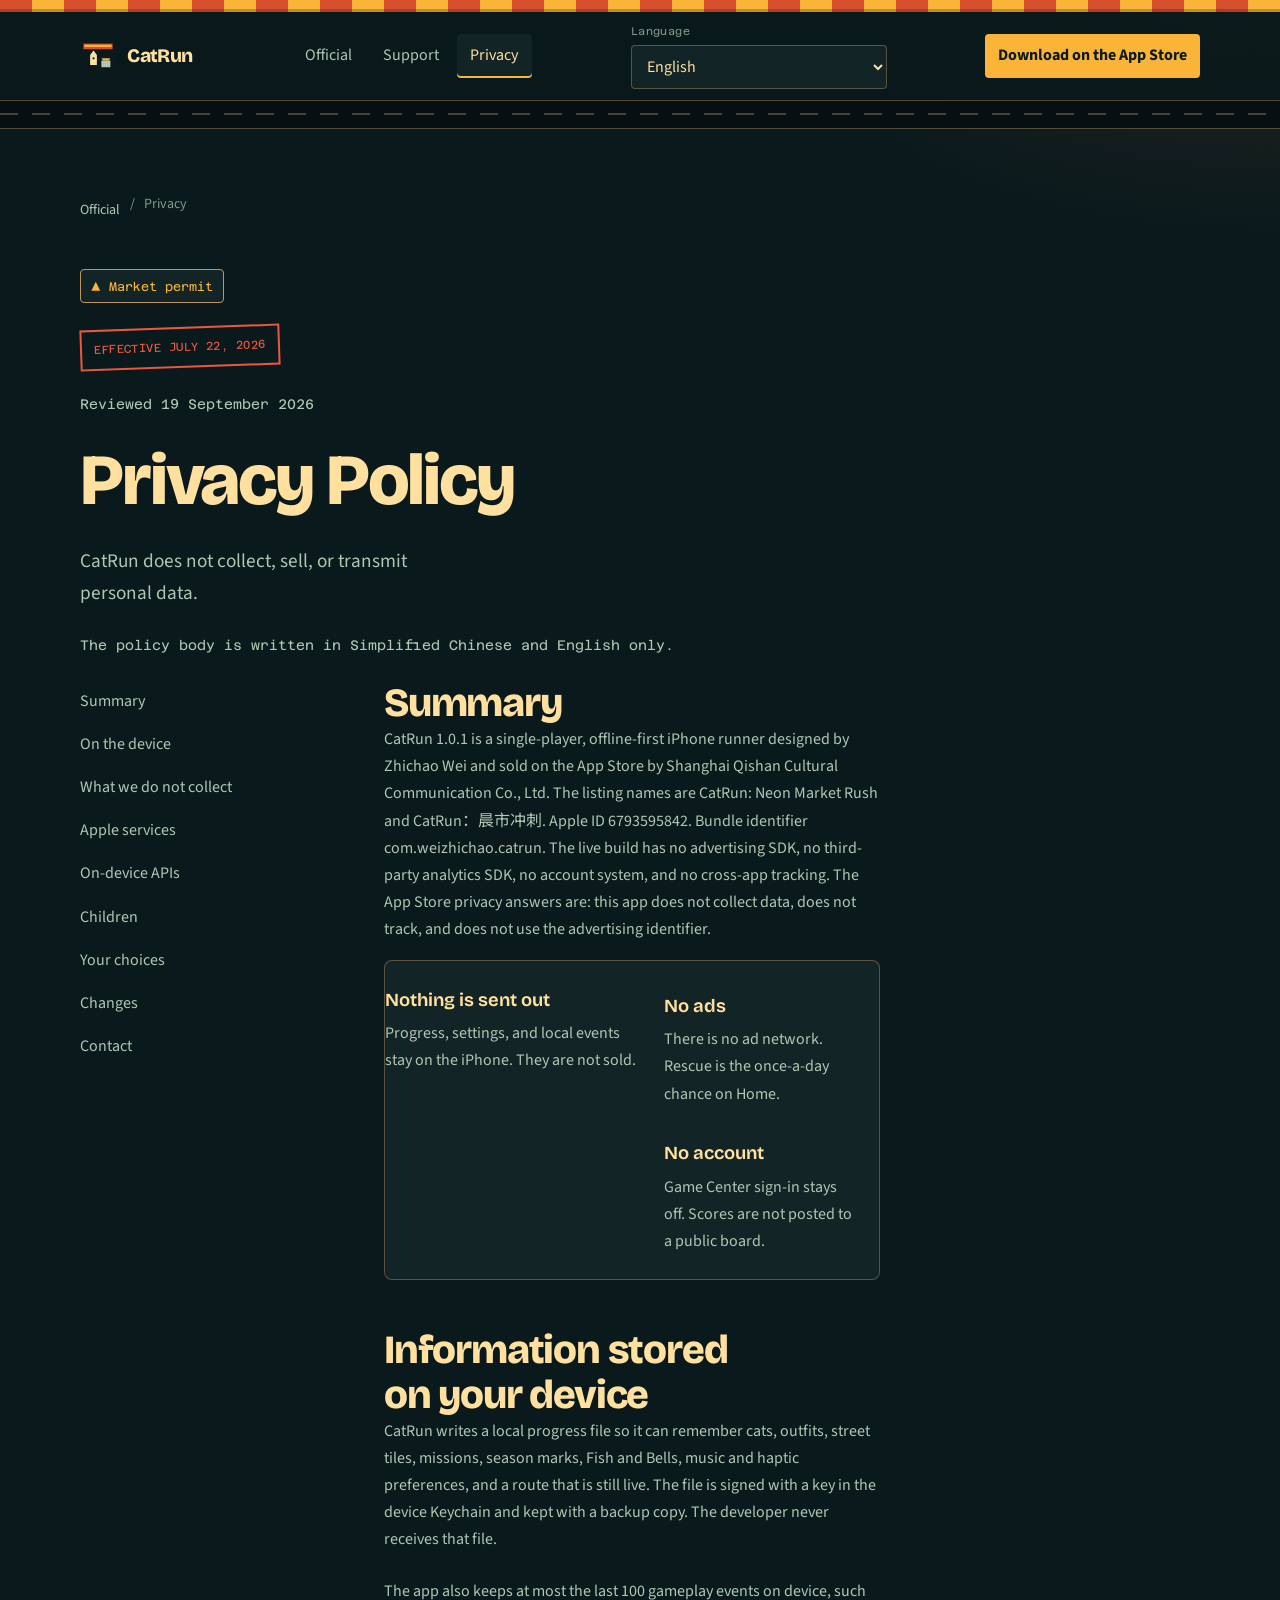
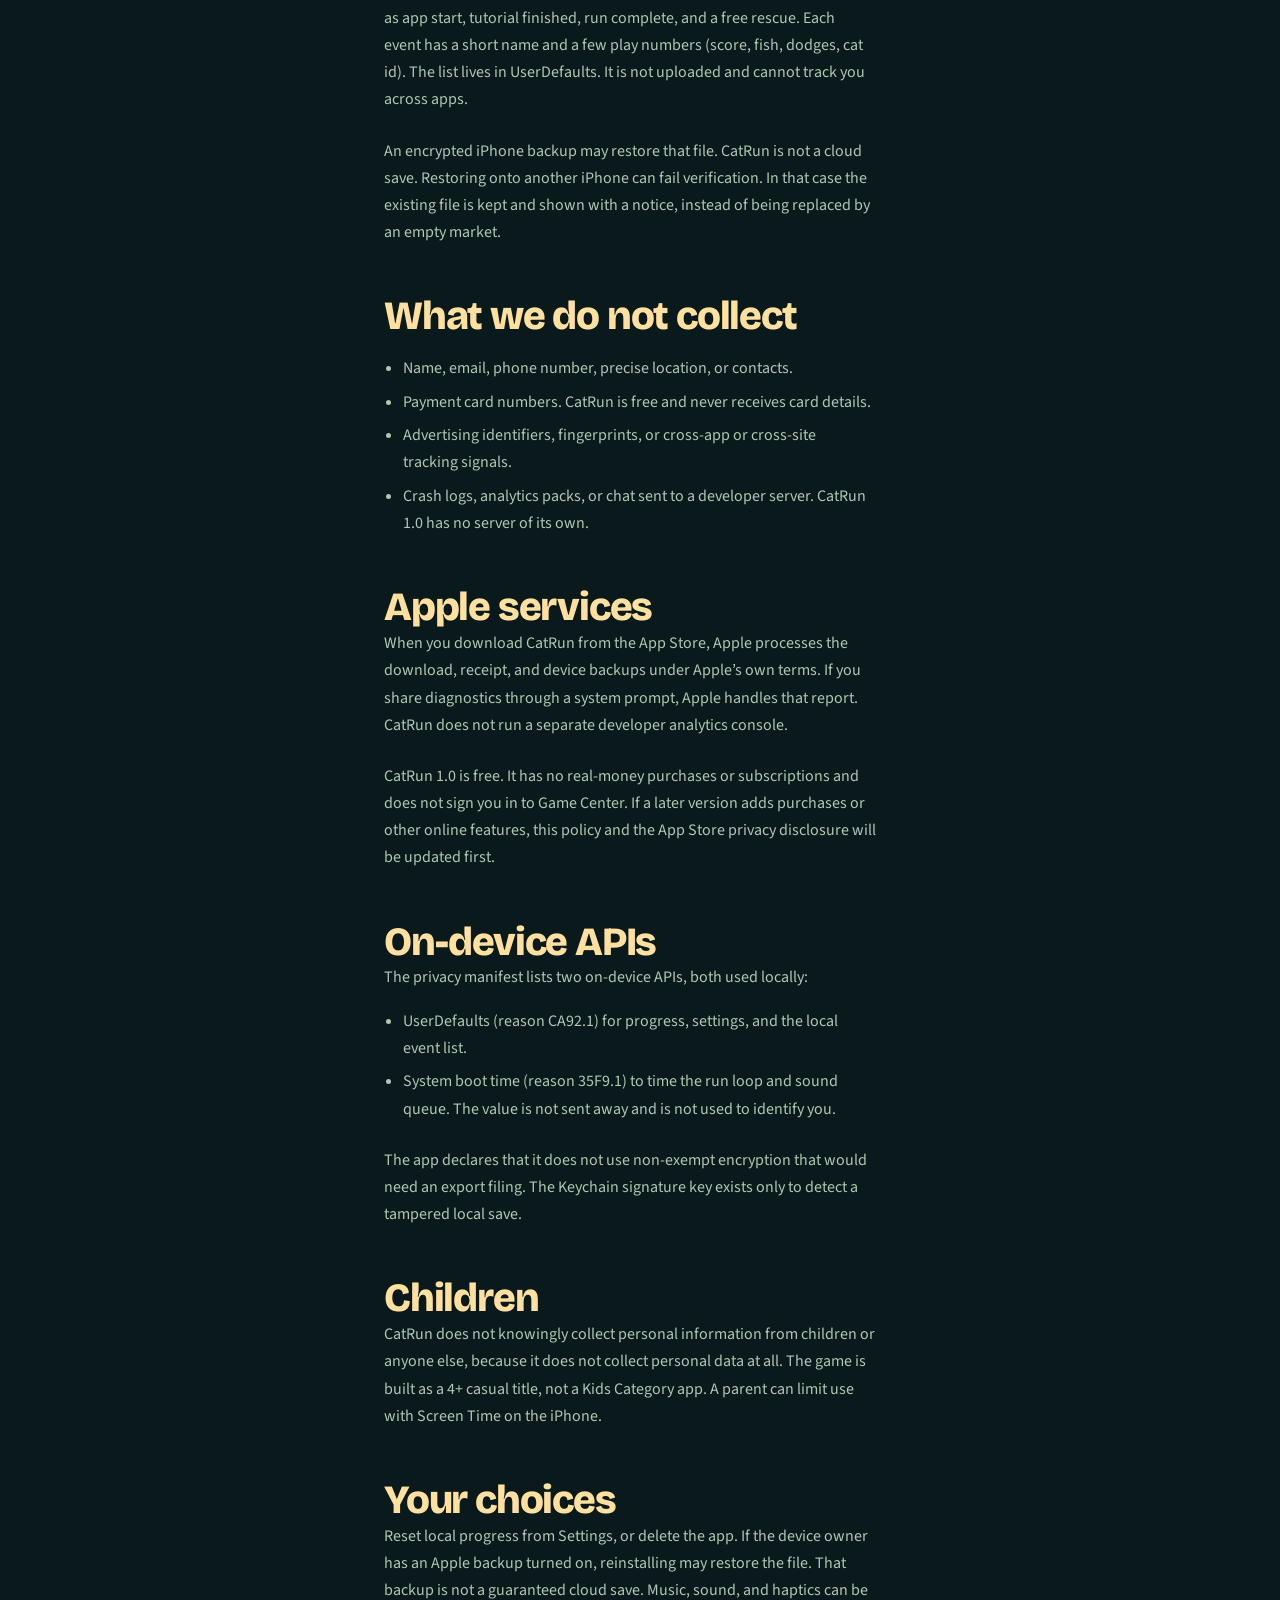
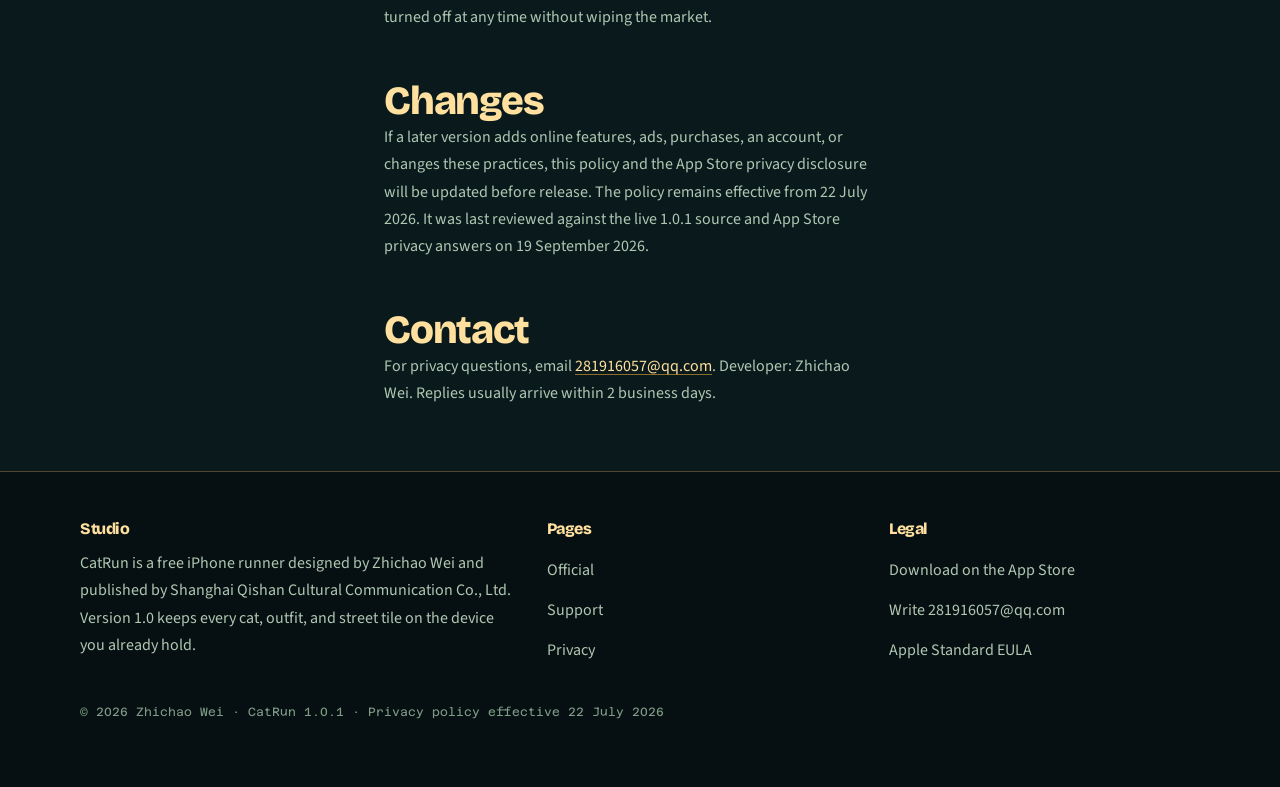
<file: privacy/index.html>
<!doctype html>
<html lang="zh-Hans" data-page="privacy" data-asset-root=".." data-theme="permit">
  <head>
    <meta charset="utf-8">
    <meta name="viewport" content="width=device-width, initial-scale=1">
    <meta name="color-scheme" content="dark">
    <meta name="theme-color" content="#0a1a1c">
    <meta name="description" content="CatRun 1.0.1 不收集、出售或传输个人数据。App Store 隐私答案是不收集数据。了解哪些信息留在 iPhone 上。">
    <meta name="robots" content="index,follow,max-image-preview:large">
    <meta name="author" content="Zhichao Wei">
    <meta name="apple-itunes-app" content="app-id=6793595842">
    <meta name="keywords" content="CatRun privacy, CatRun 隐私政策, Data Not Collected, 4+">
    <title>CatRun 隐私政策</title>
    <link rel="canonical" href="https://weizhichao1027-collab.github.io/catrun-official/privacy">
    <link rel="icon" href="../assets/favicon.svg" type="image/svg+xml">
    <link rel="alternate" type="text/plain" href="../llms.txt" title="LLM facts">
    <link rel="alternate" hreflang="zh-Hans" href="https://weizhichao1027-collab.github.io/catrun-official/privacy?lang=zh-Hans">
    <link rel="alternate" hreflang="en" href="https://weizhichao1027-collab.github.io/catrun-official/privacy?lang=en">
    <link rel="alternate" hreflang="x-default" href="https://weizhichao1027-collab.github.io/catrun-official/privacy">
    <meta property="og:type" content="website">
    <meta property="og:site_name" content="CatRun">
    <meta property="og:title" content="CatRun 隐私政策">
    <meta property="og:description" content="CatRun 1.0.1 不收集、出售或传输个人数据。App Store 隐私答案是不收集数据。">
    <meta property="og:url" content="https://weizhichao1027-collab.github.io/catrun-official/privacy">
    <meta property="og:locale" content="zh_CN">
    <meta property="og:locale:alternate" content="en_US">
    <meta property="og:image" content="https://weizhichao1027-collab.github.io/catrun-official/assets/og.png">
    <meta property="og:image:type" content="image/png">
    <meta property="og:image:width" content="1200">
    <meta property="og:image:height" content="630">
    <meta name="twitter:card" content="summary_large_image">
    <meta name="twitter:image" content="https://weizhichao1027-collab.github.io/catrun-official/assets/og.png">
    <meta name="twitter:title" content="CatRun 隐私政策">
    <meta name="twitter:description" content="CatRun 1.0.1 不收集、出售或传输个人数据。App Store 隐私答案是不收集数据。">
    <link rel="preconnect" href="https://fonts.googleapis.com">
    <link rel="preconnect" href="https://fonts.gstatic.com" crossorigin>
    <link rel="stylesheet" href="https://fonts.googleapis.com/css2?family=Azeret+Mono:wght@500;600&family=Bricolage+Grotesque:opsz,wght@12..96,600;12..96,700;12..96,800&family=Noto+Sans+SC:wght@400;500;700&family=Noto+Sans+TC:wght@400;700&family=Noto+Sans+JP:wght@400;700&family=Source+Sans+3:ital,wght@0,400;0,500;0,600;0,700&display=swap">
    <link rel="stylesheet" href="../assets/styles.css">
  </head>
  <body>
    <a class="skip" href="#content" data-i18n="skip">跳到正文</a>
    <header class="site-header">
      <div class="awning" aria-hidden="true"></div>
      <div class="wrap header-bar">
        <a class="brand" href="../">
          <svg class="brand-mark" viewBox="0 0 64 64" aria-hidden="true">
            <rect width="64" height="64" rx="8" fill="#0A1A1C"/>
            <rect x="6" y="10" width="52" height="10" fill="#D64F2E"/>
            <rect x="8" y="12" width="48" height="4" fill="#FAB538"/>
            <path fill="#FFE09E" d="M18 30l6-8 6 8v18H18z"/>
            <circle cx="24" cy="36" r="2" fill="#0A1A1C"/>
            <path fill="#B0C7B2" d="M38 40h16v12H38z"/>
            <path fill="#FAB538" d="M38 36h16l-3 4H41z"/>
          </svg>
          <span translate="no">CatRun</span>
        </a>
        <nav class="nav" aria-label="Primary">
          <a href="../" data-i18n="navOfficial">官网</a>
          <a href="../support/" data-i18n="navSupport">支持</a>
          <a href="./" aria-current="page" data-i18n="navPrivacy">隐私</a>
        </nav>
        <div class="lang">
          <label for="lang-select" data-i18n="language">语言</label>
          <select id="lang-select" data-lang-select autocomplete="off">
            <option value="zh-Hans" selected>简体中文</option>
            <option value="en">English</option>
          </select>
        </div>
        <a class="header-store" data-store-href href="https://apps.apple.com/app/id6793595842" data-i18n="official.ctaStore">在 App Store 下载</a>
      </div>
      <p class="wrap lang-note" data-lang-note hidden></p>
      <div class="lane-strip" aria-hidden="true"><span class="runner"></span></div>
    </header>

    <main id="content" class="wrap">
      <section class="hero stack">
        <nav class="breadcrumb" aria-label="Breadcrumb">
          <a href="../" data-i18n="navOfficial">官网</a>
          <span aria-hidden="true">/</span>
          <span data-i18n="navPrivacy">隐私</span>
        </nav>
        <p class="sign" data-i18n="privacy.sign">市集许可证</p>
        <p class="stamp" data-i18n="privacy.effective">生效日期：2026 年 7 月 22 日</p>
        <p class="mono" data-i18n="privacy.reviewed">复核于 2026 年 9 月 19 日</p>
        <h1 class="display" data-i18n="privacy.title">隐私政策</h1>
        <p class="kicker" data-i18n="privacy.intro">CatRun 不收集、出售或传输个人数据。</p>
        <p class="mono" data-i18n="privacy.legalNote">政策正文只提供简体中文和英语。</p>
      </section>

      <div class="legal-layout">
        <aside class="toc-wrap">
          <nav class="toc" aria-label="On this page">
            <a href="#summary" data-i18n="privacy.tocSummary">摘要</a>
            <a href="#device" data-i18n="privacy.tocDevice">设备上的信息</a>
            <a href="#not-collected" data-i18n="privacy.tocNotCollected">我们不收集的内容</a>
            <a href="#apple" data-i18n="privacy.tocApple">Apple 服务</a>
            <a href="#apis" data-i18n="privacy.tocApis">本机接口</a>
            <a href="#children" data-i18n="privacy.tocChildren">儿童</a>
            <a href="#choices" data-i18n="privacy.tocChoices">你的选择</a>
            <a href="#changes" data-i18n="privacy.tocChanges">变更</a>
            <a href="#contact" data-i18n="privacy.tocContact">联系</a>
          </nav>
        </aside>

        <div class="legal prose">
          <section id="summary">
            <div data-locale="zh-Hans" lang="zh-Hans">
              <h2>摘要</h2>
              <p>CatRun 1.0.1 是给 iPhone 的单人、离线优先跑酷。设计制作为 Zhichao Wei，App Store 销售方为 <span translate="no">Shanghai Qishan Cultural Communication Co., Ltd.</span>。商品名是 <span translate="no">CatRun: Neon Market Rush</span> / CatRun：晨市冲刺，Apple ID <span translate="no">6793595842</span>，Bundle identifier 为 <span translate="no">com.weizhichao.catrun</span>。现已上架的版本不包含广告 SDK、第三方分析 SDK、账号系统或跨应用追踪。App Store 隐私问卷的答案是：本应用不收集数据，不追踪，不使用广告标识符。</p>
              <ul class="permit-points">
                <li><strong>不外传</strong>游戏进度、设置和本地事件不会发送给开发者，也不会卖给任何人。</li>
                <li><strong>无广告</strong>没有广告网络。救援来自主页每天一次的免费机会。</li>
                <li><strong>无账号</strong>不登录 Game Center，不建立玩家档案，不把分数发到公共榜。</li>
              </ul>
            </div>
            <div data-locale="en" lang="en" hidden>
              <h2>Summary</h2>
              <p>CatRun 1.0.1 is a single-player, offline-first iPhone runner designed by Zhichao Wei and sold on the App Store by <span translate="no">Shanghai Qishan Cultural Communication Co., Ltd.</span> The listing names are <span translate="no">CatRun: Neon Market Rush</span> and CatRun：晨市冲刺. Apple ID <span translate="no">6793595842</span>. Bundle identifier <span translate="no">com.weizhichao.catrun</span>. The live build has no advertising SDK, no third-party analytics SDK, no account system, and no cross-app tracking. The App Store privacy answers are: this app does not collect data, does not track, and does not use the advertising identifier.</p>
              <ul class="permit-points">
                <li><strong>Nothing is sent out</strong> Progress, settings, and local events stay on the iPhone. They are not sold.</li>
                <li><strong>No ads</strong> There is no ad network. Rescue is the once-a-day chance on Home.</li>
                <li><strong>No account</strong> Game Center sign-in stays off. Scores are not posted to a public board.</li>
              </ul>
            </div>
          </section>

          <section id="device">
            <div data-locale="zh-Hans" lang="zh-Hans">
              <h2>保存在你设备上的信息</h2>
            <p>为了记住猫咪、装扮、街道修复、任务、季节标记、鱼干与铃铛、音乐音效触感开关，以及一条未结束的路线，CatRun 会在这台 iPhone 上写入一份本地进度文件。文件使用设备钥匙串中的密钥做完整性签名，并保留一份备份副本。这些数据留在设备上，开发者收不到副本。</p>
            <p>应用还会在本地保存最近最多 100 条游戏事件，例如应用启动、完成教程、完成路线、使用免费救援。每条事件只有短名称和有限的游玩数字（分数、鱼干、闪避、猫咪编号）。这些记录写在 UserDefaults 里，不会上传，也不能用来做跨应用追踪。</p>
              <p>加密的 iPhone 备份可能会带回上述文件。CatRun 不是云存档。把备份恢复到另一台 iPhone 时，签名校验可能失败；此时会保留现有文件并提示，而不会用空白进度覆盖。</p>
            </div>
            <div data-locale="en" lang="en" hidden>
              <h2>Information stored on your device</h2>
              <p>CatRun writes a local progress file so it can remember cats, outfits, street tiles, missions, season marks, Fish and Bells, music and haptic preferences, and a route that is still live. The file is signed with a key in the device Keychain and kept with a backup copy. The developer never receives that file.</p>
              <p>The app also keeps at most the last 100 gameplay events on device, such as app start, tutorial finished, run complete, and a free rescue. Each event has a short name and a few play numbers (score, fish, dodges, cat id). The list lives in UserDefaults. It is not uploaded and cannot track you across apps.</p>
              <p>An encrypted iPhone backup may restore that file. CatRun is not a cloud save. Restoring onto another iPhone can fail verification. In that case the existing file is kept and shown with a notice, instead of being replaced by an empty market.</p>
            </div>
          </section>

          <section id="not-collected">
            <div data-locale="zh-Hans" lang="zh-Hans">
              <h2>我们不收集的内容</h2>
              <ul>
                <li>姓名、邮箱、电话、精确位置或通讯录。</li>
                <li>支付卡号。CatRun 是免费游戏，也收不到卡信息。</li>
                <li>广告标识符、指纹或跨应用/跨网站追踪信号。</li>
                <li>发往开发者服务器的崩溃日志、分析包或聊天内容。CatRun 1.0 没有自己的服务器。</li>
              </ul>
            </div>
            <div data-locale="en" lang="en" hidden>
              <h2>What we do not collect</h2>
              <ul>
                <li>Name, email, phone number, precise location, or contacts.</li>
                <li>Payment card numbers. CatRun is free and never receives card details.</li>
                <li>Advertising identifiers, fingerprints, or cross-app or cross-site tracking signals.</li>
                <li>Crash logs, analytics packs, or chat sent to a developer server. CatRun 1.0 has no server of its own.</li>
              </ul>
            </div>
          </section>

          <section id="apple">
            <div data-locale="zh-Hans" lang="zh-Hans">
              <h2>Apple 服务</h2>
              <p>你从 App Store 下载 CatRun 时，Apple 会按自己的隐私条款处理下载、收据和设备备份。如果你通过系统对话框与 Apple 分享诊断，崩溃信息由 Apple 处理；CatRun 不会另外接到一份开发者分析后台。</p>
              <p>CatRun 1.0 是免费游戏，没有真实货币购买或订阅，也不会登录 Game Center。若以后版本加入购买或其他联网能力，会先更新本政策和 App Store 隐私披露。</p>
            </div>
            <div data-locale="en" lang="en" hidden>
              <h2>Apple services</h2>
              <p>When you download CatRun from the App Store, Apple processes the download, receipt, and device backups under Apple’s own terms. If you share diagnostics through a system prompt, Apple handles that report. CatRun does not run a separate developer analytics console.</p>
              <p>CatRun 1.0 is free. It has no real-money purchases or subscriptions and does not sign you in to Game Center. If a later version adds purchases or other online features, this policy and the App Store privacy disclosure will be updated first.</p>
            </div>
          </section>

          <section id="apis">
            <div data-locale="zh-Hans" lang="zh-Hans">
              <h2>本机接口</h2>
              <p>隐私清单声明了两类本机接口，都只在设备上使用：</p>
              <ul>
                <li>UserDefaults（原因代码 CA92.1），用来保存进度、设置和本地事件。</li>
                <li>系统启动时间（原因代码 35F9.1），用来给跑酷循环和音效排队计时。这个值不会发送出去，也不用来识别你。</li>
              </ul>
              <p>应用声明不使用需要出口合规说明的非豁免加密。钥匙串里的签名密钥只为本地存档防篡改服务。</p>
            </div>
            <div data-locale="en" lang="en" hidden>
              <h2>On-device APIs</h2>
              <p>The privacy manifest lists two on-device APIs, both used locally:</p>
              <ul>
                <li>UserDefaults (reason CA92.1) for progress, settings, and the local event list.</li>
                <li>System boot time (reason 35F9.1) to time the run loop and sound queue. The value is not sent away and is not used to identify you.</li>
              </ul>
              <p>The app declares that it does not use non-exempt encryption that would need an export filing. The Keychain signature key exists only to detect a tampered local save.</p>
            </div>
          </section>

          <section id="children">
            <div data-locale="zh-Hans" lang="zh-Hans">
              <h2>儿童</h2>
              <p>CatRun 不会故意收集儿童或任何其他人的个人信息，因为它根本不收集个人数据。产品按 4+ 休闲游戏来设计，不是儿童类别应用。监护人可以使用 iPhone 的屏幕使用时间来限制使用。</p>
            </div>
            <div data-locale="en" lang="en" hidden>
              <h2>Children</h2>
              <p>CatRun does not knowingly collect personal information from children or anyone else, because it does not collect personal data at all. The game is built as a 4+ casual title, not a Kids Category app. A parent can limit use with Screen Time on the iPhone.</p>
            </div>
          </section>

          <section id="choices">
            <div data-locale="zh-Hans" lang="zh-Hans">
              <h2>你的选择</h2>
              <p>可在设置中重置这台 iPhone 上的本地进度，或删除应用。如果设备开启了 Apple 备份，重装后信息可能被恢复。该备份不是有保证的云存档。音乐、音效和触感可以随时关掉，不影响存档。</p>
            </div>
            <div data-locale="en" lang="en" hidden>
              <h2>Your choices</h2>
              <p>Reset local progress from Settings, or delete the app. If the device owner has an Apple backup turned on, reinstalling may restore the file. That backup is not a guaranteed cloud save. Music, sound, and haptics can be turned off at any time without wiping the market.</p>
            </div>
          </section>

          <section id="changes">
            <div data-locale="zh-Hans" lang="zh-Hans">
              <h2>变更</h2>
              <p>若未来版本加入联网功能、广告、购买、账号或改变这些做法，会在发布前更新本政策与 App Store 隐私披露。生效日期仍从 2026 年 7 月 22 日算起；最近一次按已上架的 1.0.1 源码与 App Store 隐私答案复核是 2026 年 9 月 19 日。</p>
            </div>
            <div data-locale="en" lang="en" hidden>
              <h2>Changes</h2>
              <p>If a later version adds online features, ads, purchases, an account, or changes these practices, this policy and the App Store privacy disclosure will be updated before release. The policy remains effective from 22 July 2026. It was last reviewed against the live 1.0.1 source and App Store privacy answers on 19 September 2026.</p>
            </div>
          </section>

          <section id="contact">
            <div data-locale="zh-Hans" lang="zh-Hans">
              <h2>联系</h2>
              <p>隐私问题请发送邮件至 <a href="mailto:281916057@qq.com">281916057@qq.com</a>。开发者：Zhichao Wei。通常在 2 个工作日内回复。</p>
            </div>
            <div data-locale="en" lang="en" hidden>
              <h2>Contact</h2>
              <p>For privacy questions, email <a href="mailto:281916057@qq.com">281916057@qq.com</a>. Developer: Zhichao Wei. Replies usually arrive within 2 business days.</p>
            </div>
          </section>
        </div>
      </div>
    </main>

    <footer class="site-footer">
      <div class="wrap footer-grid">
        <div>
          <h2 data-i18n="footerStudio">工作室</h2>
          <p data-i18n="footerAbout">CatRun 是韦志超（Zhichao Wei）做的 iPhone 单人跑酷。1.0 把猫咪、装扮和街道都留在你手里的这台设备上。</p>
        </div>
        <div>
          <h2 data-i18n="footerPages">页面</h2>
          <a href="../" data-i18n="navOfficial">官网</a><br>
          <a href="../support/" data-i18n="navSupport">支持</a><br>
          <a href="./" data-i18n="navPrivacy">隐私</a>
        </div>
        <div>
          <h2 data-i18n="footerLegal">条款</h2>
          <a data-store-href href="https://apps.apple.com/app/id6793595842" data-i18n="footerAppStore">在 App Store 下载</a><br>
          <a href="mailto:281916057@qq.com" data-i18n="footerContact">写信至 281916057@qq.com</a><br>
          <a href="https://www.apple.com/legal/internet-services/itunes/dev/stdeula/" rel="noopener noreferrer" data-i18n="eula">Apple 标准 EULA</a>
        </div>
      </div>
      <p class="wrap foot-meta">© <span data-year>2026</span> Zhichao Wei · CatRun 1.0.1 · Privacy policy effective 22 July 2026</p>
    </footer>
    <script src="../assets/site.js" defer></script>
  </body>
</html>
</file>
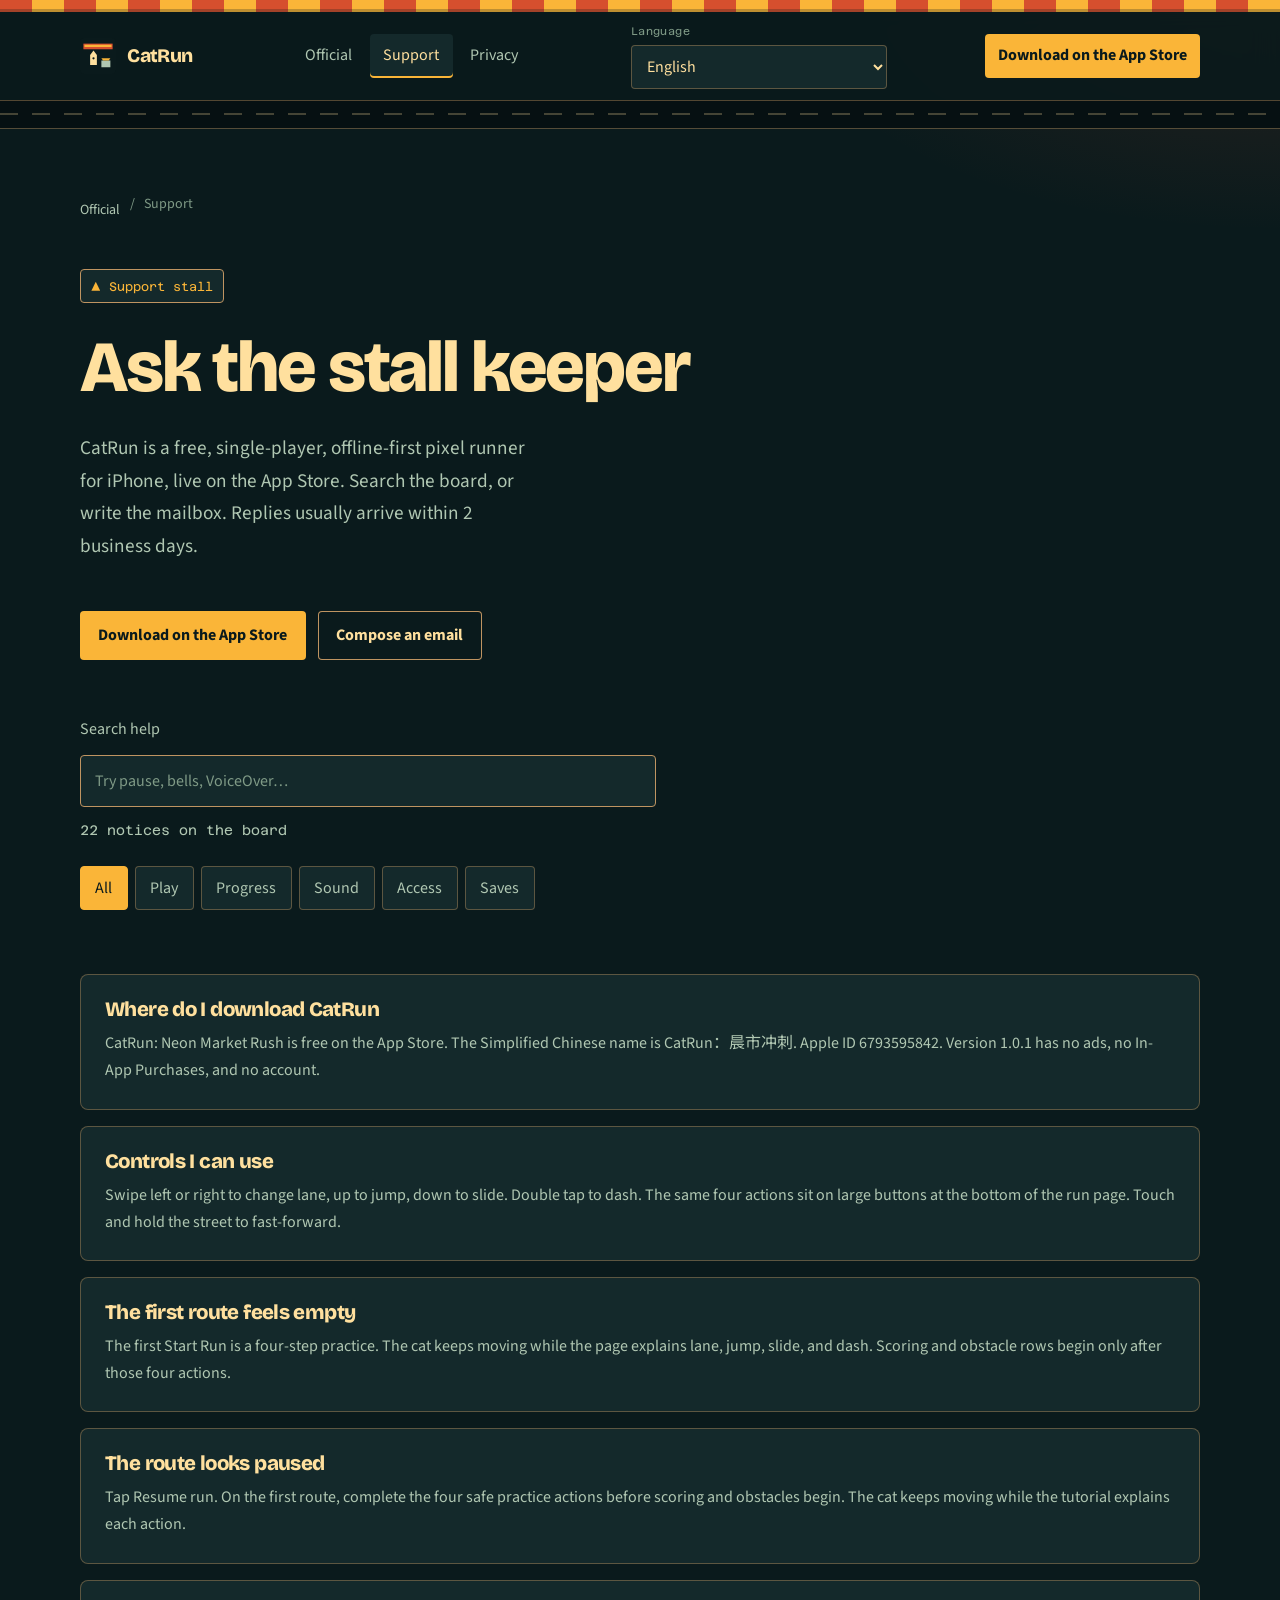
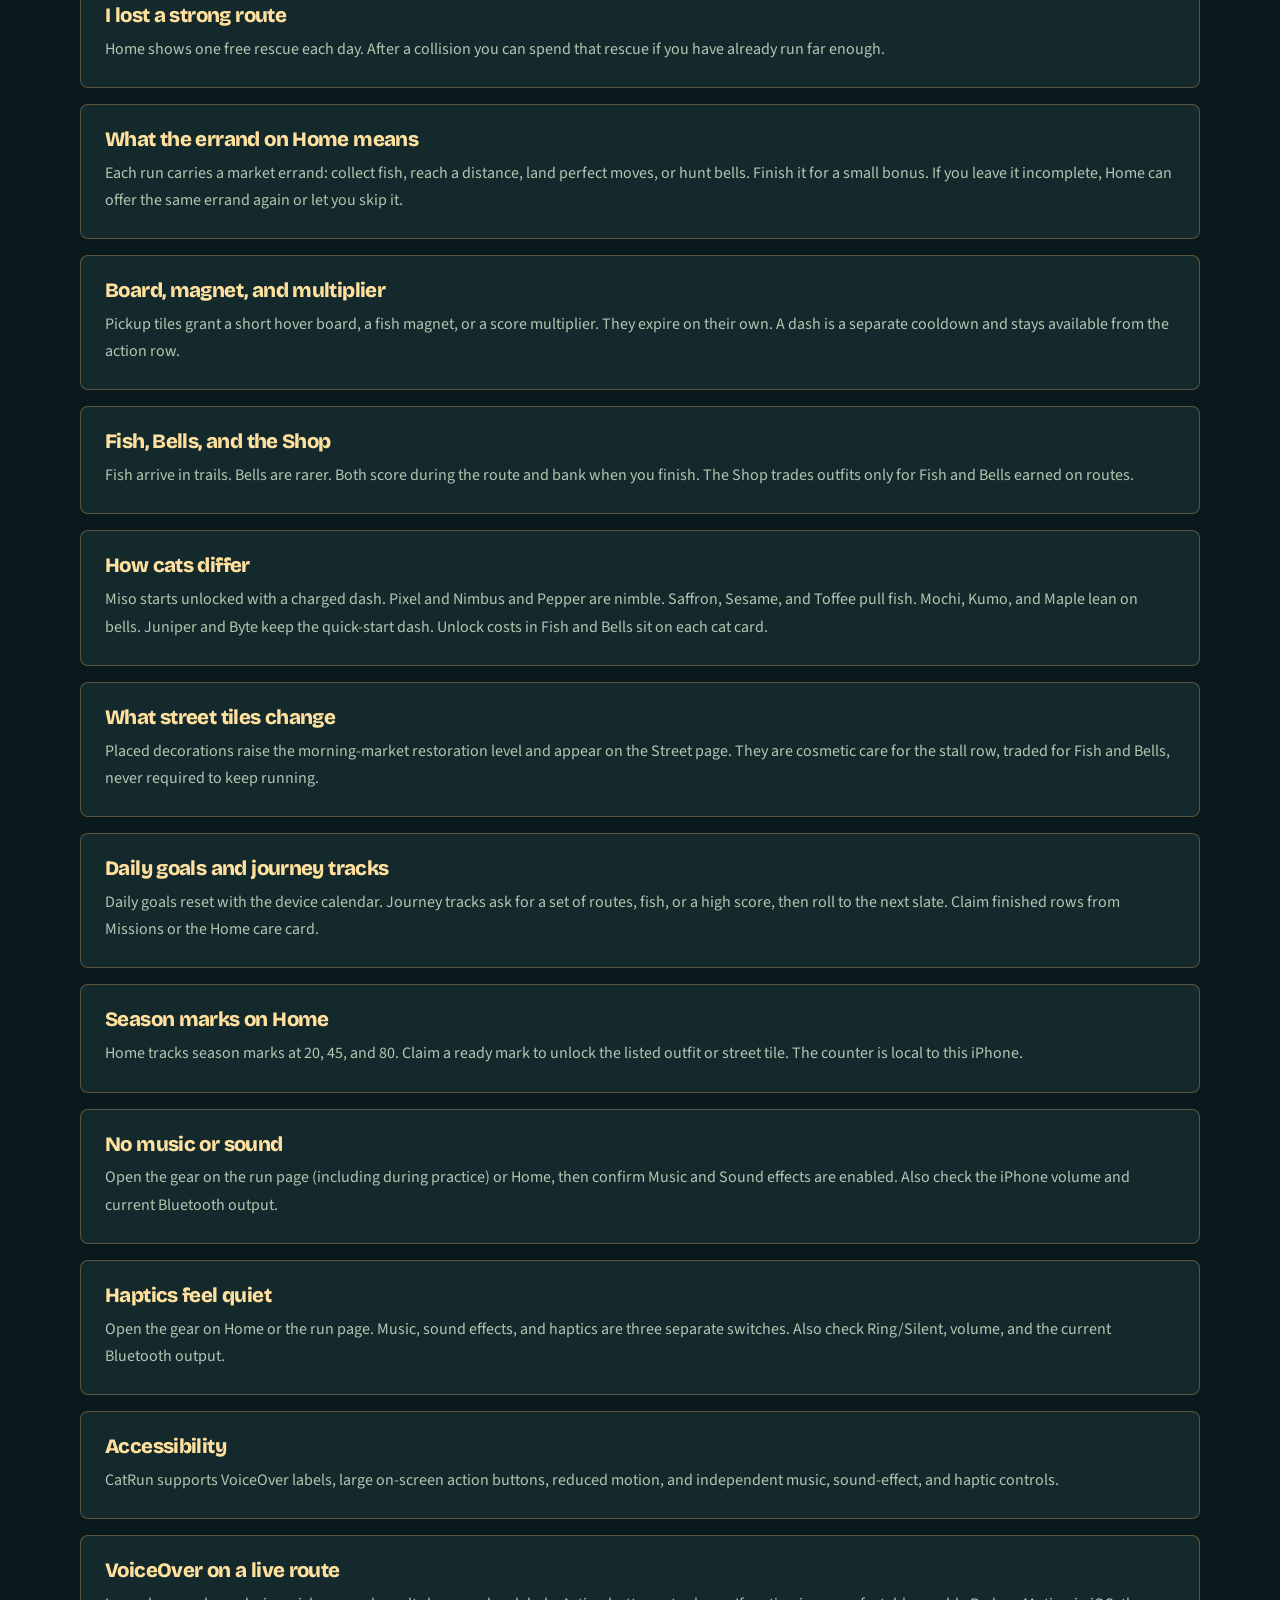
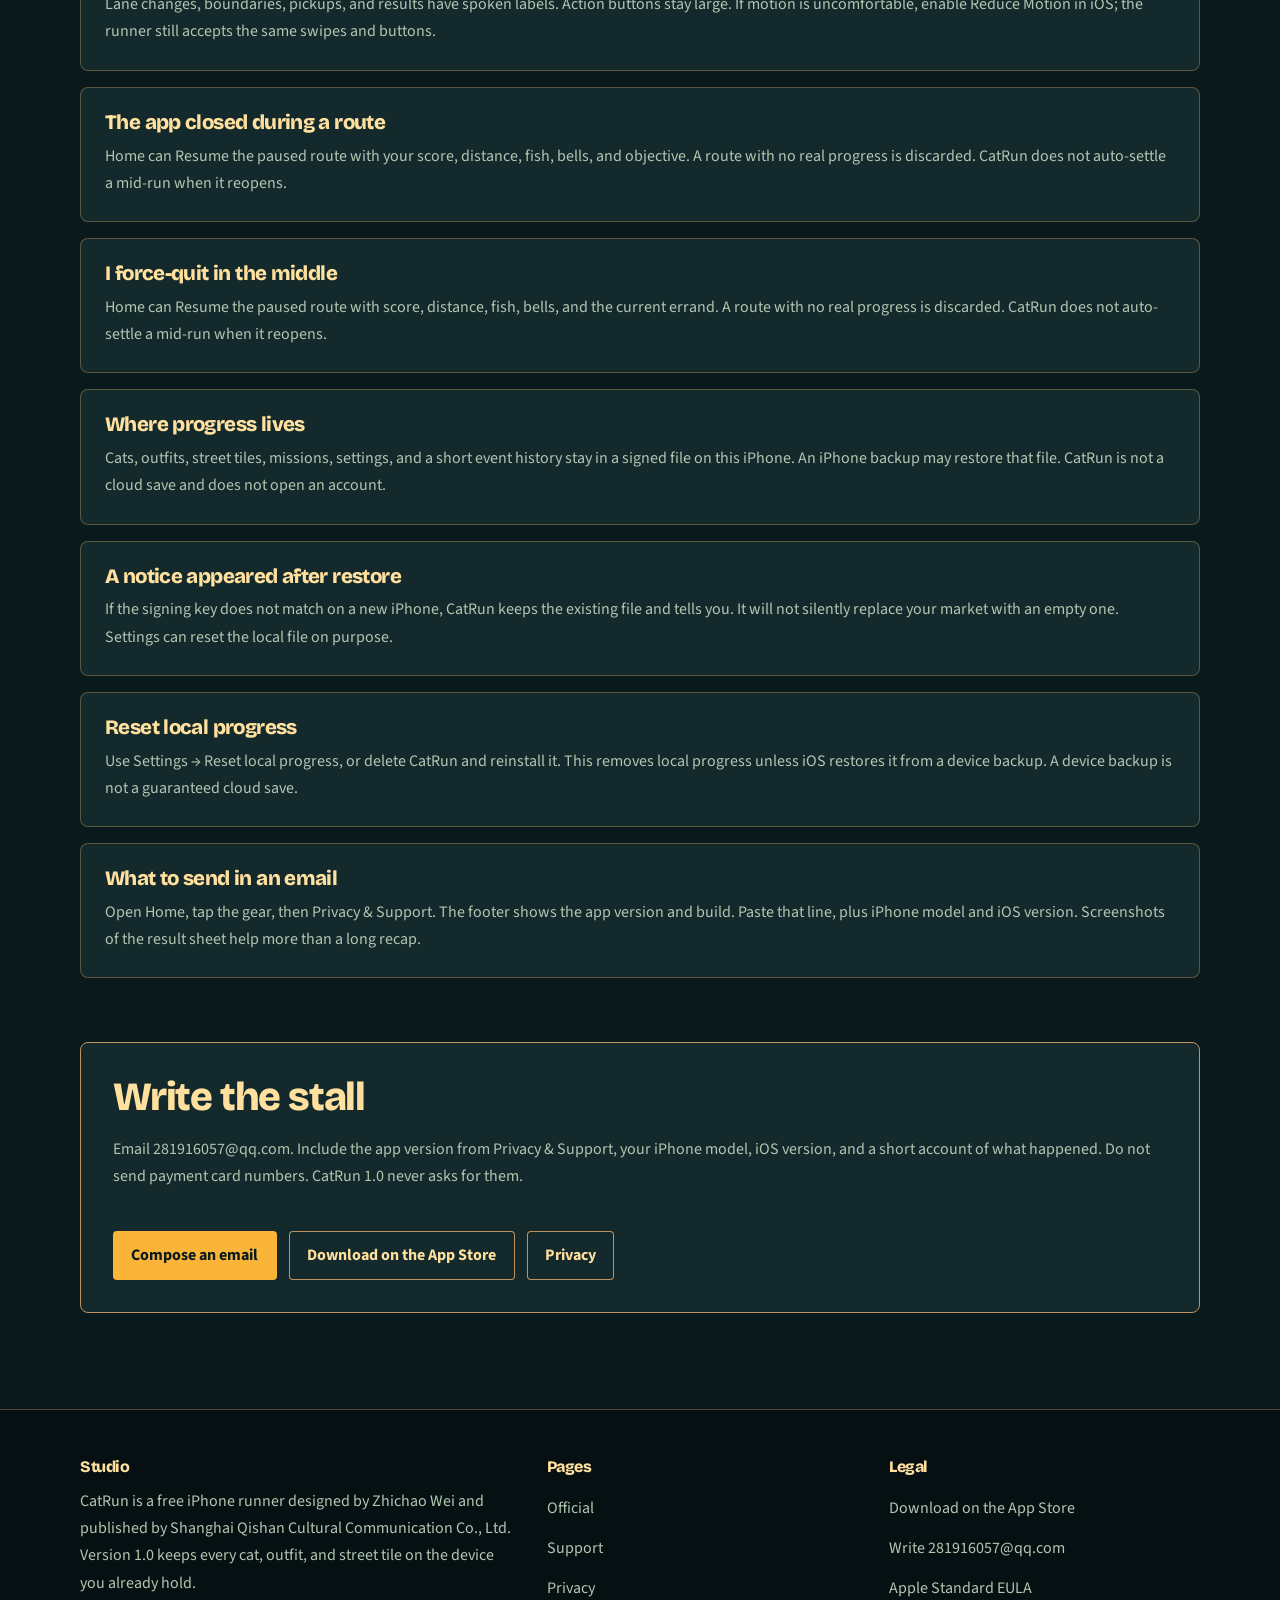
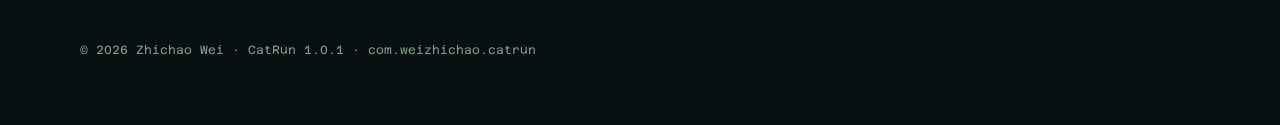
<file: support/index.html>
<!doctype html>
<html lang="zh-Hans" data-page="support" data-asset-root="..">
  <head>
    <meta charset="utf-8">
    <meta name="viewport" content="width=device-width, initial-scale=1">
    <meta name="color-scheme" content="dark">
    <meta name="theme-color" content="#0a1a1c">
    <meta name="description" content="CatRun 已上架 App Store。操作、存档、声音、辅助功能与联系方式。邮箱 281916057@qq.com。Apple ID 6793595842。">
    <meta name="robots" content="index,follow,max-image-preview:large">
    <meta name="author" content="Zhichao Wei">
    <meta name="apple-itunes-app" content="app-id=6793595842">
    <meta name="keywords" content="CatRun support, CatRun 支持, Neon Market Rush, 晨市冲刺, iPhone runner help">
    <title>CatRun 支持 · 玩法与求助</title>
    <link rel="canonical" href="https://weizhichao1027-collab.github.io/catrun-official/support">
    <link rel="icon" href="../assets/favicon.svg" type="image/svg+xml">
    <link rel="alternate" type="text/plain" href="../llms.txt" title="LLM facts">
    <link rel="alternate" hreflang="zh-Hans" href="https://weizhichao1027-collab.github.io/catrun-official/support?lang=zh-Hans">
    <link rel="alternate" hreflang="zh-Hant" href="https://weizhichao1027-collab.github.io/catrun-official/support?lang=zh-Hant">
    <link rel="alternate" hreflang="en" href="https://weizhichao1027-collab.github.io/catrun-official/support?lang=en">
    <link rel="alternate" hreflang="ja" href="https://weizhichao1027-collab.github.io/catrun-official/support?lang=ja">
    <link rel="alternate" hreflang="x-default" href="https://weizhichao1027-collab.github.io/catrun-official/support">
    <meta property="og:type" content="website">
    <meta property="og:site_name" content="CatRun">
    <meta property="og:title" content="CatRun 支持 · 玩法与求助">
    <meta property="og:description" content="CatRun 已上架 App Store。操作、存档、声音、辅助功能与联系方式。邮箱 281916057@qq.com。">
    <meta property="og:url" content="https://weizhichao1027-collab.github.io/catrun-official/support">
    <meta property="og:locale" content="zh_CN">
    <meta property="og:locale:alternate" content="en_US">
    <meta property="og:image" content="https://weizhichao1027-collab.github.io/catrun-official/assets/og.png">
    <meta property="og:image:type" content="image/png">
    <meta property="og:image:width" content="1200">
    <meta property="og:image:height" content="630">
    <meta name="twitter:card" content="summary_large_image">
    <meta name="twitter:image" content="https://weizhichao1027-collab.github.io/catrun-official/assets/og.png">
    <meta name="twitter:title" content="CatRun 支持 · 玩法与求助">
    <meta name="twitter:description" content="CatRun 已上架 App Store。操作、存档、声音、辅助功能与联系方式。邮箱 281916057@qq.com。">
    <link rel="preconnect" href="https://fonts.googleapis.com">
    <link rel="preconnect" href="https://fonts.gstatic.com" crossorigin>
    <link rel="stylesheet" href="https://fonts.googleapis.com/css2?family=Azeret+Mono:wght@500;600&family=Bricolage+Grotesque:opsz,wght@12..96,600;12..96,700;12..96,800&family=Noto+Sans+SC:wght@400;500;700&family=Noto+Sans+TC:wght@400;700&family=Noto+Sans+JP:wght@400;700&family=Source+Sans+3:ital,wght@0,400;0,500;0,600;0,700&display=swap">
    <link rel="stylesheet" href="../assets/styles.css">
  </head>
  <body>
    <a class="skip" href="#content" data-i18n="skip">跳到正文</a>
    <header class="site-header">
      <div class="awning" aria-hidden="true"></div>
      <div class="wrap header-bar">
        <a class="brand" href="../">
          <svg class="brand-mark" viewBox="0 0 64 64" aria-hidden="true">
            <rect width="64" height="64" rx="8" fill="#0A1A1C"/>
            <rect x="6" y="10" width="52" height="10" fill="#D64F2E"/>
            <rect x="8" y="12" width="48" height="4" fill="#FAB538"/>
            <path fill="#FFE09E" d="M18 30l6-8 6 8v18H18z"/>
            <circle cx="24" cy="36" r="2" fill="#0A1A1C"/>
            <path fill="#B0C7B2" d="M38 40h16v12H38z"/>
            <path fill="#FAB538" d="M38 36h16l-3 4H41z"/>
          </svg>
          <span translate="no">CatRun</span>
        </a>
        <nav class="nav" aria-label="Primary">
          <a href="../" data-i18n="navOfficial">官网</a>
          <a href="./" aria-current="page" data-i18n="navSupport">支持</a>
          <a href="../privacy/" data-i18n="navPrivacy">隐私</a>
        </nav>
        <div class="lang">
          <label for="lang-select" data-i18n="language">语言</label>
          <select id="lang-select" data-lang-select autocomplete="off">
            <option value="zh-Hans" selected>简体中文</option>
            <option value="en">English</option>
          </select>
        </div>
        <a class="header-store" data-store-href href="https://apps.apple.com/app/id6793595842" data-i18n="official.ctaStore">在 App Store 下载</a>
      </div>
      <p class="wrap lang-note" data-lang-note hidden></p>
      <div class="lane-strip" aria-hidden="true"><span class="runner"></span></div>
    </header>

    <main id="content" class="wrap">
      <section class="hero stack">
        <nav class="breadcrumb" aria-label="Breadcrumb">
          <a href="../" data-i18n="navOfficial">官网</a>
          <span aria-hidden="true">/</span>
          <span data-i18n="navSupport">支持</span>
        </nav>
        <p class="sign" data-i18n="support.sign">支持摊</p>
        <h1 class="display" data-i18n="support.title">问摊主</h1>
        <p class="kicker" data-i18n="support.lede">CatRun 是给 iPhone 的免费、单人、离线优先像素跑酷，现已在 App Store 上架。先在告示板上找，或直接写信。通常 2 个工作日内回复。</p>
        <div class="actions">
          <a class="btn btn-gold" data-store-href href="https://apps.apple.com/app/id6793595842" data-i18n="official.ctaStore">在 App Store 下载</a>
          <a class="btn btn-ghost" href="mailto:281916057@qq.com?subject=CatRun%20support" data-i18n="support.contactCta">撰写邮件</a>
        </div>
      </section>

      <section class="section stack" data-reveal>
        <form class="search-bar" role="search" action="#" onsubmit="return false">
          <label for="faq-search" data-i18n="support.searchLabel">搜索帮助</label>
          <input id="faq-search" type="search" name="q" autocomplete="off" spellcheck="false" inputmode="search" data-faq-search data-i18n-placeholder="support.searchPlaceholder" placeholder="试试 暂停、铃铛、旁白…">
          <p class="mono" data-faq-count aria-live="polite"></p>
        </form>
        <div class="topics" data-faq-topics>
          <button type="button" data-topic="all" aria-pressed="true" data-i18n="support.topicAll">全部</button>
          <button type="button" data-topic="play" aria-pressed="false" data-i18n="support.topicPlay">游玩</button>
          <button type="button" data-topic="progress" aria-pressed="false" data-i18n="support.topicProgress">成长</button>
          <button type="button" data-topic="sound" aria-pressed="false" data-i18n="support.topicSound">声音</button>
          <button type="button" data-topic="access" aria-pressed="false" data-i18n="support.topicAccess">辅助</button>
          <button type="button" data-topic="data" aria-pressed="false" data-i18n="support.topicData">存档</button>
        </div>
      </section>

      <section class="section" aria-label="Help board">
        <article class="ticket" data-ticket data-search="download app store 下载 下載 入手 6793595842 neon market rush 晨市冲刺 晨市衝刺 listing" data-topic="play">
          <h2 data-i18n="support.downloadTitle">到哪里下载 CatRun</h2>
          <p data-i18n="support.downloadBody">《CatRun：晨市冲刺》已在 App Store 免费上架。英文名是 CatRun: Neon Market Rush。Apple ID 6793595842。1.0.1 没有广告、内购和账号。</p>
        </article>
        <article class="ticket" data-ticket data-search="controls swipe jump slide dash 操作 变道 跳跃 滑行 冲刺 快进 變道 跳躍 滑行 衝刺 車線 ジャンプ スライディング ダッシュ 操作" data-topic="play">
          <h2 data-i18n="support.controlsTitle">我能用哪些操作</h2>
          <p data-i18n="support.controlsBody">左右滑变道，上滑跳跃，下滑滑行，双击冲刺。跑酷页底部也有同样的大按钮。按住街道可以快进。</p>
        </article>
        <article class="ticket" data-ticket data-search="practice tutorial first route empty 练习 第一条 障碍 教程 安全 練習 第一條 障礙 最初 障害" data-topic="play">
          <h2 data-i18n="support.practiceTitle">第一条路好像没什么障碍</h2>
          <p data-i18n="support.practiceBody">第一次开始跑是四步练习。页面讲解变道、跳跃、滑行和冲刺时，猫咪仍会往前走。四个动作完成后才计分并生成障碍。</p>
        </article>
        <article class="ticket" data-ticket data-search="pause paused continue 暂停 停住 继续跑 暫停 一時停止 止まった 続ける tutorial" data-topic="play">
          <h2 data-i18n="support.pausedTitle">路线看起来停住了</h2>
          <p data-i18n="support.pausedBody">点按继续跑。第一次路线会先完成四个安全练习动作，之后才开始计分并出现障碍。教程讲解时猫咪仍会继续前进。</p>
        </article>
        <article class="ticket" data-ticket data-search="rescue collide crash 救援 撞停 救助 衝突 無料" data-topic="play">
          <h2 data-i18n="support.rescueTitle">一局很好的路线撞停了</h2>
          <p data-i18n="support.rescueBody">主页每天提供一次免费救援。撞上障碍后，如果已经跑得够远，可以花掉这次救援。</p>
        </article>
        <article class="ticket" data-ticket data-search="errand objective daily 差事 目标 鱼 铃铛 差事 用事 目標 スキップ 鈴 skip" data-topic="play">
          <h2 data-i18n="support.objectiveTitle">主页上的差事是什么</h2>
          <p data-i18n="support.objectiveBody">每条路线带着一件市集差事：收鱼、跑到指定距离、做出完美动作，或找铃铛。完成有少量奖励。没做完时，主页可以让你再试一次，或跳过。</p>
        </article>
        <article class="ticket" data-ticket data-search="board magnet multiplier 滑板 磁铁 倍率 滑板 磁鐵 ボード 磁石 pickup" data-topic="play">
          <h2 data-i18n="support.powerTitle">滑板、磁铁和倍率</h2>
          <p data-i18n="support.powerBody">拾取会短暂给你悬停滑板、吸鱼磁铁或分数倍率，时间到了自己结束。冲刺是另一条冷却，一直留在动作栏。</p>
        </article>
        <article class="ticket" data-ticket data-search="fish bells shop 鱼干 铃铛 商店 魚乾 鈴鐺 魚 鈴 店 currency" data-topic="progress">
          <h2 data-i18n="support.currencyTitle">鱼干、铃铛和商店</h2>
          <p data-i18n="support.currencyBody">鱼干沿轨迹出现，铃铛更少。两者在跑酷中计分，结束时入账。商店只用跑来的鱼干和铃铛兑换装扮。</p>
        </article>
        <article class="ticket" data-ticket data-search="cats miso nimble fish sense bell luck 猫咪 能力 灵巧 貓咪 靈巧 身軽 猫" data-topic="progress">
          <h2 data-i18n="support.catsTitle">猫咪有什么不同</h2>
          <p data-i18n="support.catsBody">Miso 开局解锁，带着充能冲刺。Pixel、Nimbus、Pepper 更灵活。Saffron、Sesame、Toffee 会拉近鱼干。Mochi、Kumo、Maple 偏向铃铛。Juniper 和 Byte 保留快速起跑。解锁所需的鱼干和铃铛写在每只猫的卡片上。</p>
        </article>
        <article class="ticket" data-ticket data-search="street tiles restore 街道 摆件 修复 街道 擺件 修復 通り タイル stall" data-topic="progress">
          <h2 data-i18n="support.streetTitleFix">街道摆件会改变什么</h2>
          <p data-i18n="support.streetBody">摆下的装饰会提高晨市修复等级，并出现在街道页。它们是摊位排的外观照料，用鱼干和铃铛兑换，不是继续跑酷的门槛。</p>
        </article>
        <article class="ticket" data-ticket data-search="missions journey daily 任务 旅程 每日 任務 每日 デイリー トラック" data-topic="progress">
          <h2 data-i18n="support.missionsTitle">每日目标和旅程轨道</h2>
          <p data-i18n="support.missionsBody">每日目标跟随设备日历重置。旅程轨道会要一组路线、鱼干或高分，完成后再翻到下一页。可在任务页或主页照料卡领取。</p>
        </article>
        <article class="ticket" data-ticket data-search="season marks 20 45 80 季节 标记 季節 標記 季節マーク" data-topic="progress">
          <h2 data-i18n="support.seasonTitle">主页上的季节标记</h2>
          <p data-i18n="support.seasonBody">主页在 20、45、80 处记录季节标记。就绪后领取，可解锁列出的装扮或街景。计数只存在这台 iPhone 上。</p>
        </article>
        <article class="ticket" data-ticket data-search="music sound audio 音乐 音效 音樂 音效 音楽 効果音 volume bluetooth" data-topic="sound">
          <h2 data-i18n="support.soundTitle">没有音乐或音效</h2>
          <p data-i18n="support.soundBody">打开跑酷页（含练习）或主页上的齿轮，确认音乐和音效已开启。同时检查 iPhone 音量和当前蓝牙输出。</p>
        </article>
        <article class="ticket" data-ticket data-search="haptics vibration 触感 静音 觸感 靜音 触覚 サイレント silent" data-topic="sound">
          <h2 data-i18n="support.soundExtraTitle">触感几乎感觉不到</h2>
          <p data-i18n="support.soundExtraBody">打开主页或跑酷页的齿轮。音乐、音效、触感是三个独立开关。同时检查响铃/静音、音量和当前蓝牙输出。</p>
        </article>
        <article class="ticket" data-ticket data-search="accessibility voiceover 辅助 旁白 减少动态 輔助 旁白 アクセシビリティ 読み上げ" data-topic="access">
          <h2 data-i18n="support.a11yTitle">辅助功能</h2>
          <p data-i18n="support.a11yBody">CatRun 支持旁白标签、醒目的屏幕操作按钮、减少动态效果，以及独立的音乐、音效和触感开关。</p>
        </article>
        <article class="ticket" data-ticket data-search="voiceover reduce motion 旁白 动态 按钮 旁白 動態 ボタン Reduce Motion" data-topic="access">
          <h2 data-i18n="support.voTitle">开着旁白跑路线</h2>
          <p data-i18n="support.voBody">变道、边界、拾取和结算都有朗读标签。动作按钮保持够大。如果动态让人不适，请在 iOS 打开减少动态效果；跑者仍接受同一套滑动和按钮。</p>
        </article>
        <article class="ticket" data-ticket data-search="closed background resume 关掉 暂停 继续 關掉 暫停 閉じた 再開 一時停止" data-topic="data">
          <h2 data-i18n="support.closedTitle">跑到一半应用被关掉</h2>
          <p data-i18n="support.closedBody">主页可以继续暂停的路线，并保留分数、距离、鱼干、铃铛和目标。没有实际进度的路线会被丢掉。下次打开时不会自动结算。</p>
        </article>
        <article class="ticket" data-ticket data-search="force quit mid-run 强制 退出 中途 強制 退出 強制終了 一時停止 pause 暫停" data-topic="data">
          <h2 data-i18n="support.midrunTitle">我在中途强制退出了</h2>
          <p data-i18n="support.midrunBody">主页可以继续暂停的路线，并保留分数、距离、鱼干、铃铛和当前差事。没有实际进度的路线会被丢掉。下次打开时不会自动结算。</p>
        </article>
        <article class="ticket" data-ticket data-search="save progress signed file 进度 存档 签名 云 進度 存檔 セーブ 署名 クラウド" data-topic="data">
          <h2 data-i18n="support.saveTitle">进度存在哪里</h2>
          <p data-i18n="support.saveBody">猫咪、装扮、街景、任务、设置和一小段事件历史，都写在这台 iPhone 的签名文件里。设备备份可能会带回这个文件。CatRun 不是云存档，也不开设账号。</p>
        </article>
        <article class="ticket" data-ticket data-search="restore backup key 恢复 备份 密钥 reset 恢復 備份 金鑰 復元 バックアップ" data-topic="data">
          <h2 data-i18n="support.restoreTitle">恢复后出现了提示</h2>
          <p data-i18n="support.restoreBody">如果换到另一台 iPhone 后签名密钥对不上，CatRun 会保留现有文件并告诉你，不会悄悄用空白市集覆盖。设置里可以主动重置本地文件。</p>
        </article>
        <article class="ticket" data-ticket data-search="reset local progress 重置 重装 备份 重置 重裝 リセット 再インストール" data-topic="data">
          <h2 data-i18n="support.resetTitle">重置本地进度</h2>
          <p data-i18n="support.resetBody">使用设置 → 重置本地进度，或删除后重装 CatRun。这会清除本地进度，除非 iOS 从设备备份恢复。设备备份不是有保证的云存档。</p>
        </article>
        <article class="ticket" data-ticket data-search="email version build 邮件 版本 型号 screenshot 郵件 版本 型號 メール バージョン" data-topic="data">
          <h2 data-i18n="support.versionTitle">邮件里该写什么</h2>
          <p data-i18n="support.versionBody">打开主页，点齿轮，再进入隐私与支持。页脚有应用版本和构建号。请粘贴那一行，并写上 iPhone 型号和 iOS 版本。结算页截图比很长的复述更有用。</p>
        </article>
        <p class="empty" data-faq-empty hidden data-i18n="support.empty">没有匹配的告示。清空搜索，或写信给 281916057@qq.com。</p>
      </section>

      <section class="section" data-reveal>
        <div class="contact-card">
          <h2 data-i18n="support.contactTitle">写信给摊主</h2>
          <p data-i18n="support.contactBody">请发送至 281916057@qq.com。写明隐私与支持页底部的应用版本、iPhone 型号、iOS 版本，以及简短经过。不要发送支付卡号。CatRun 1.0 也不会向你要这些信息。</p>
          <div class="actions">
            <a class="btn btn-gold" href="mailto:281916057@qq.com?subject=CatRun%20support&body=App%20version%3A%0AiPhone%3A%0AiOS%3A%0AWhat%20happened%3A%0A" data-i18n="support.contactCta">撰写邮件</a>
            <a class="btn btn-ghost" data-store-href href="https://apps.apple.com/app/id6793595842" data-i18n="official.ctaStore">在 App Store 下载</a>
            <a class="btn btn-ghost" href="../privacy/" data-i18n="navPrivacy">隐私</a>
          </div>
        </div>
      </section>
    </main>

    <footer class="site-footer">
      <div class="wrap footer-grid">
        <div>
          <h2 data-i18n="footerStudio">工作室</h2>
          <p data-i18n="footerAbout">CatRun 是韦志超（Zhichao Wei）做的 iPhone 单人跑酷。1.0 把猫咪、装扮和街道都留在你手里的这台设备上。</p>
        </div>
        <div>
          <h2 data-i18n="footerPages">页面</h2>
          <a href="../" data-i18n="navOfficial">官网</a><br>
          <a href="./" data-i18n="navSupport">支持</a><br>
          <a href="../privacy/" data-i18n="navPrivacy">隐私</a>
        </div>
        <div>
          <h2 data-i18n="footerLegal">条款</h2>
          <a data-store-href href="https://apps.apple.com/app/id6793595842" data-i18n="footerAppStore">在 App Store 下载</a><br>
          <a href="mailto:281916057@qq.com" data-i18n="footerContact">写信至 281916057@qq.com</a><br>
          <a href="https://www.apple.com/legal/internet-services/itunes/dev/stdeula/" rel="noopener noreferrer" data-i18n="eula">Apple 标准 EULA</a>
        </div>
      </div>
      <p class="wrap foot-meta">© <span data-year>2026</span> Zhichao Wei · CatRun 1.0.1 · com.weizhichao.catrun</p>
    </footer>
    <script src="../assets/site.js" defer></script>
  </body>
</html>
</file>
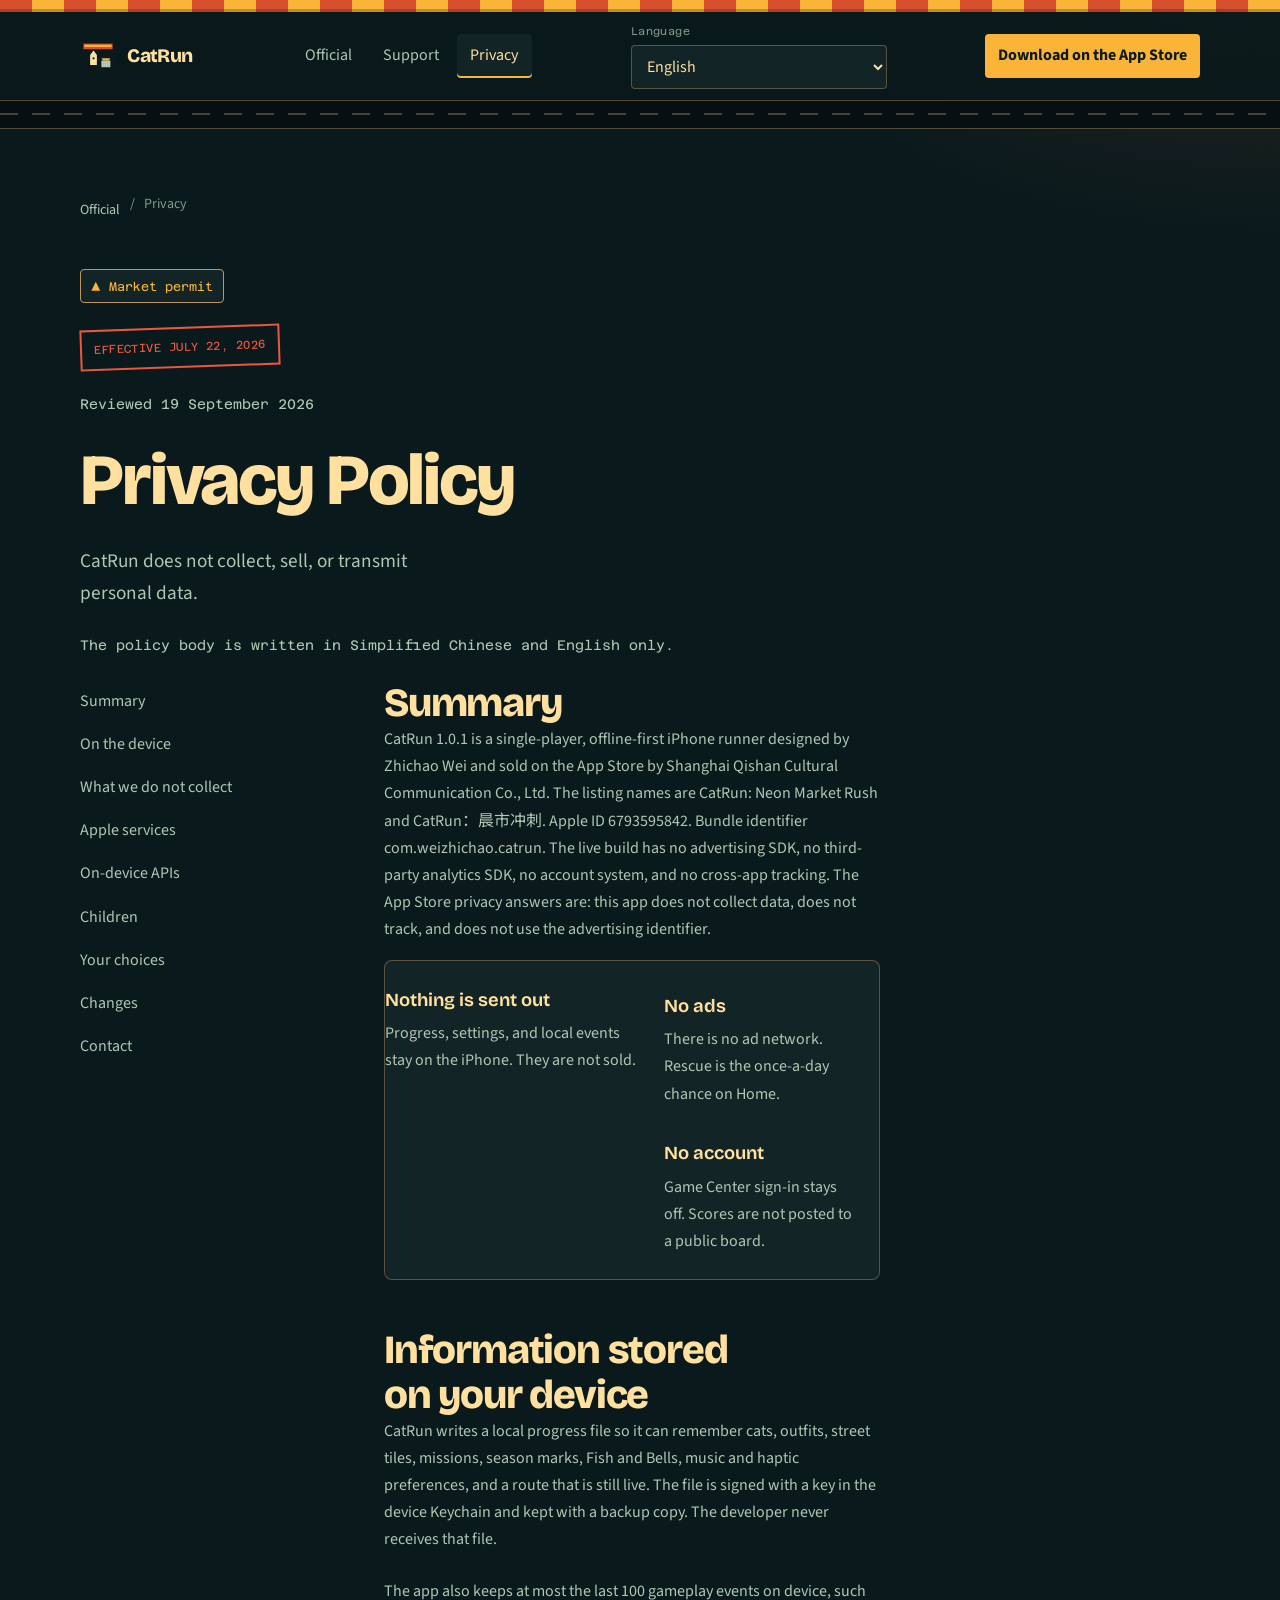
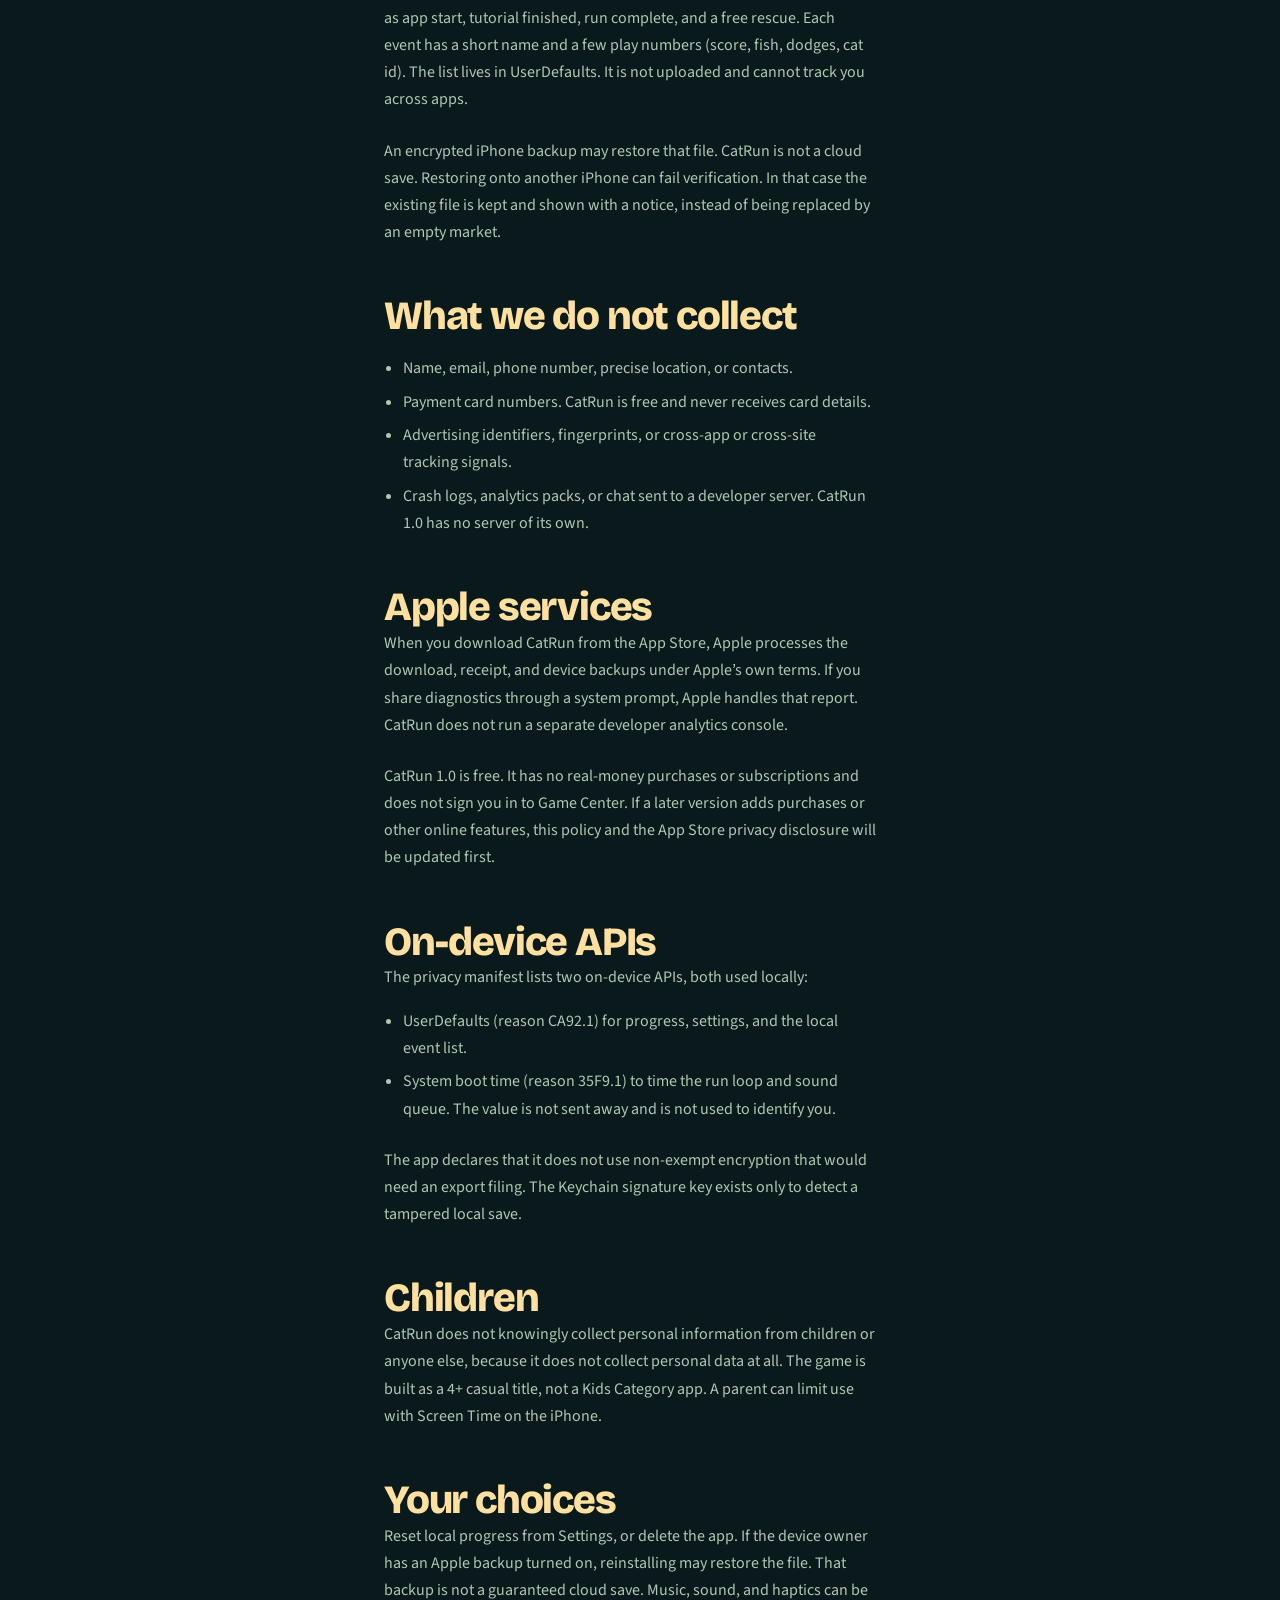
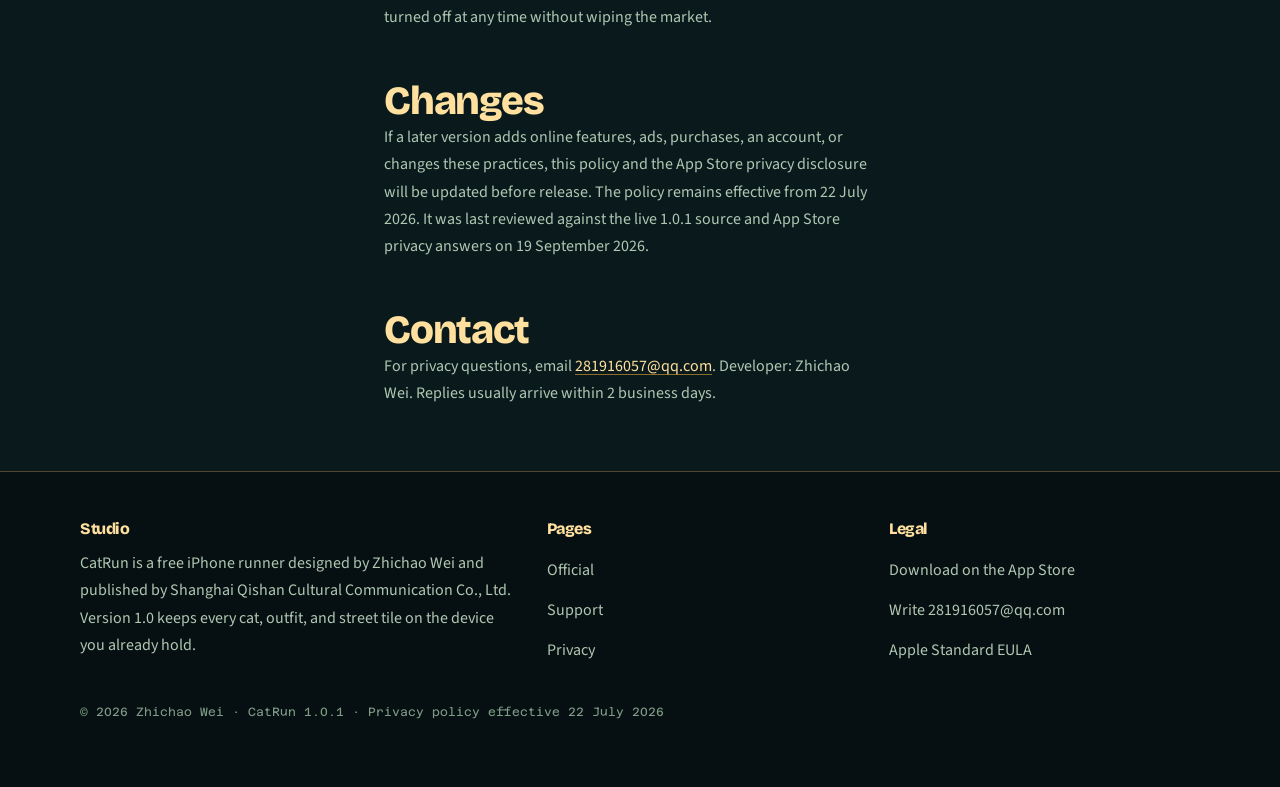
<file: privacy.html>
<!doctype html>
<html lang="zh-Hans">
  <head>
    <meta charset="utf-8">
    <meta http-equiv="refresh" content="0; url=privacy/">
    <link rel="canonical" href="privacy/">
    <title>CatRun Privacy Policy</title>
    <script>location.replace("privacy/" + location.search + location.hash);</script>
  </head>
  <body>
    <p><a href="privacy/">Continue to the CatRun privacy policy</a></p>
  </body>
</html>
</file>
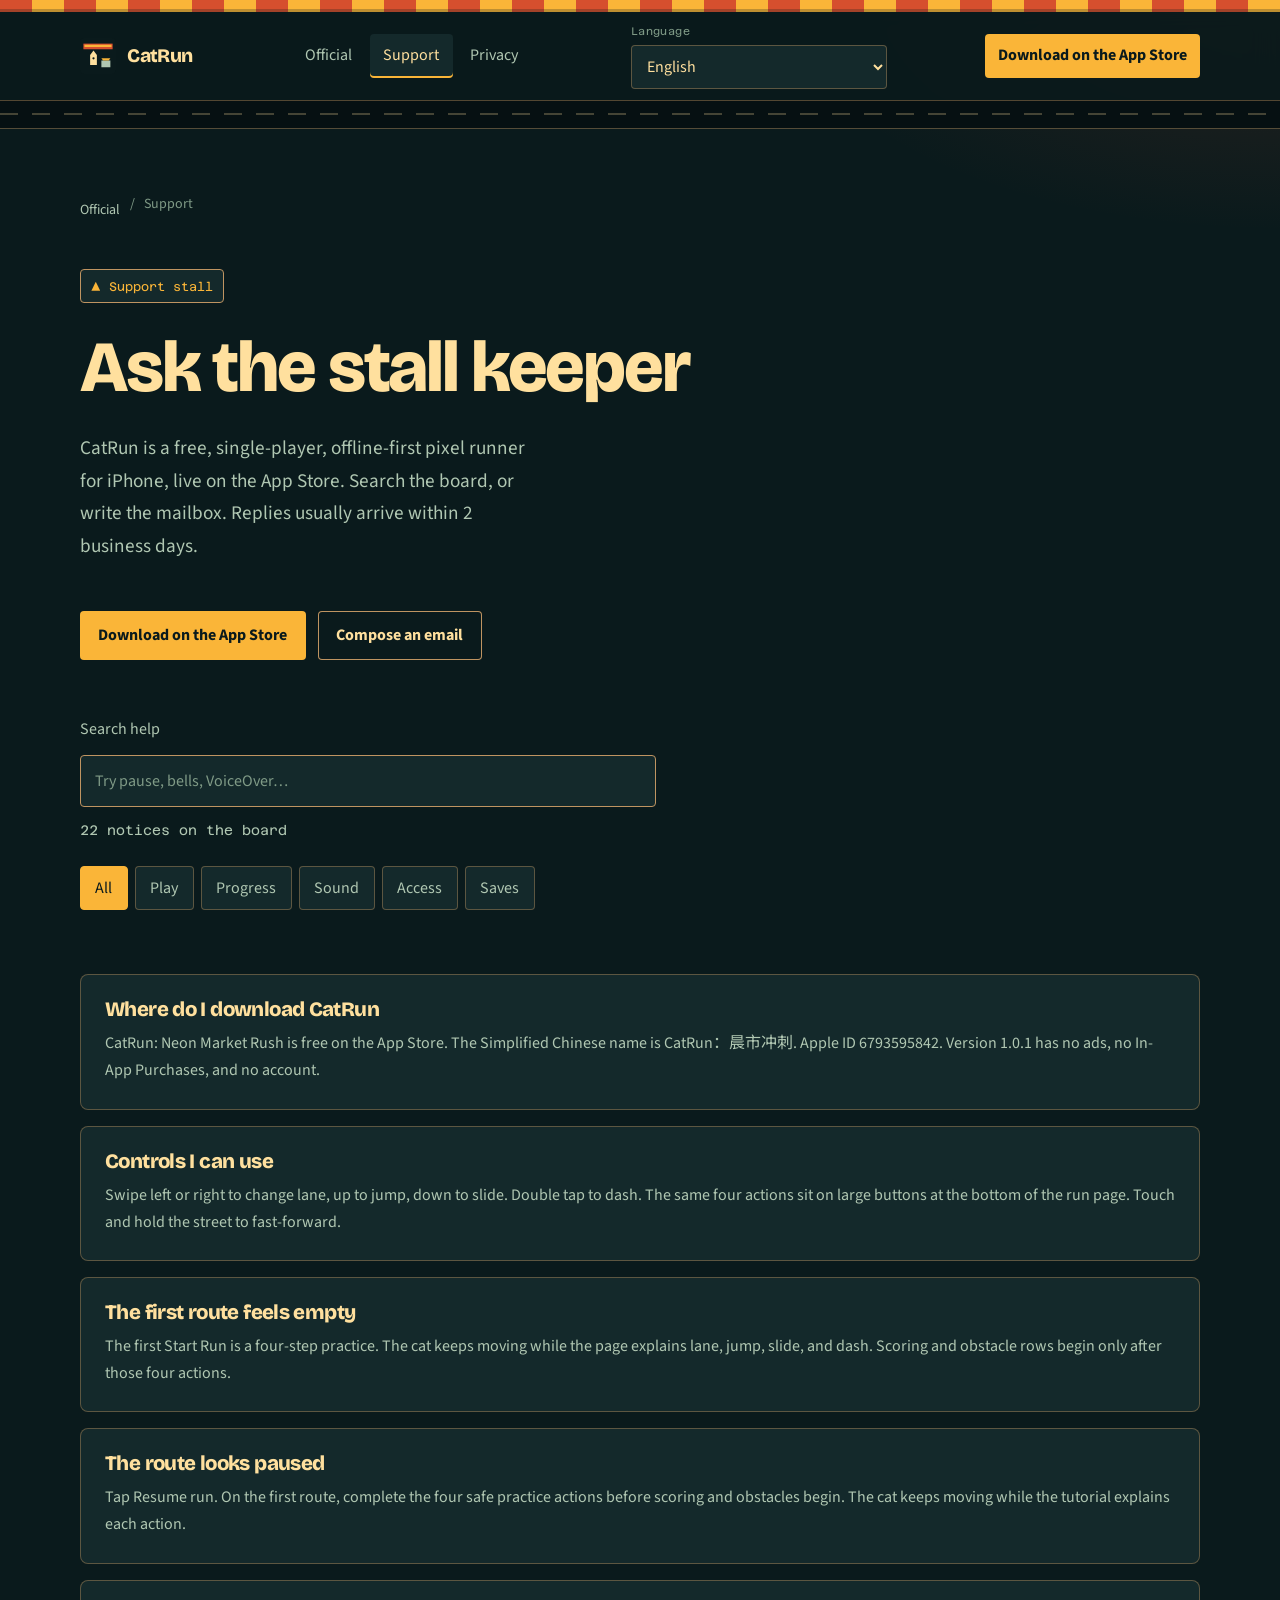
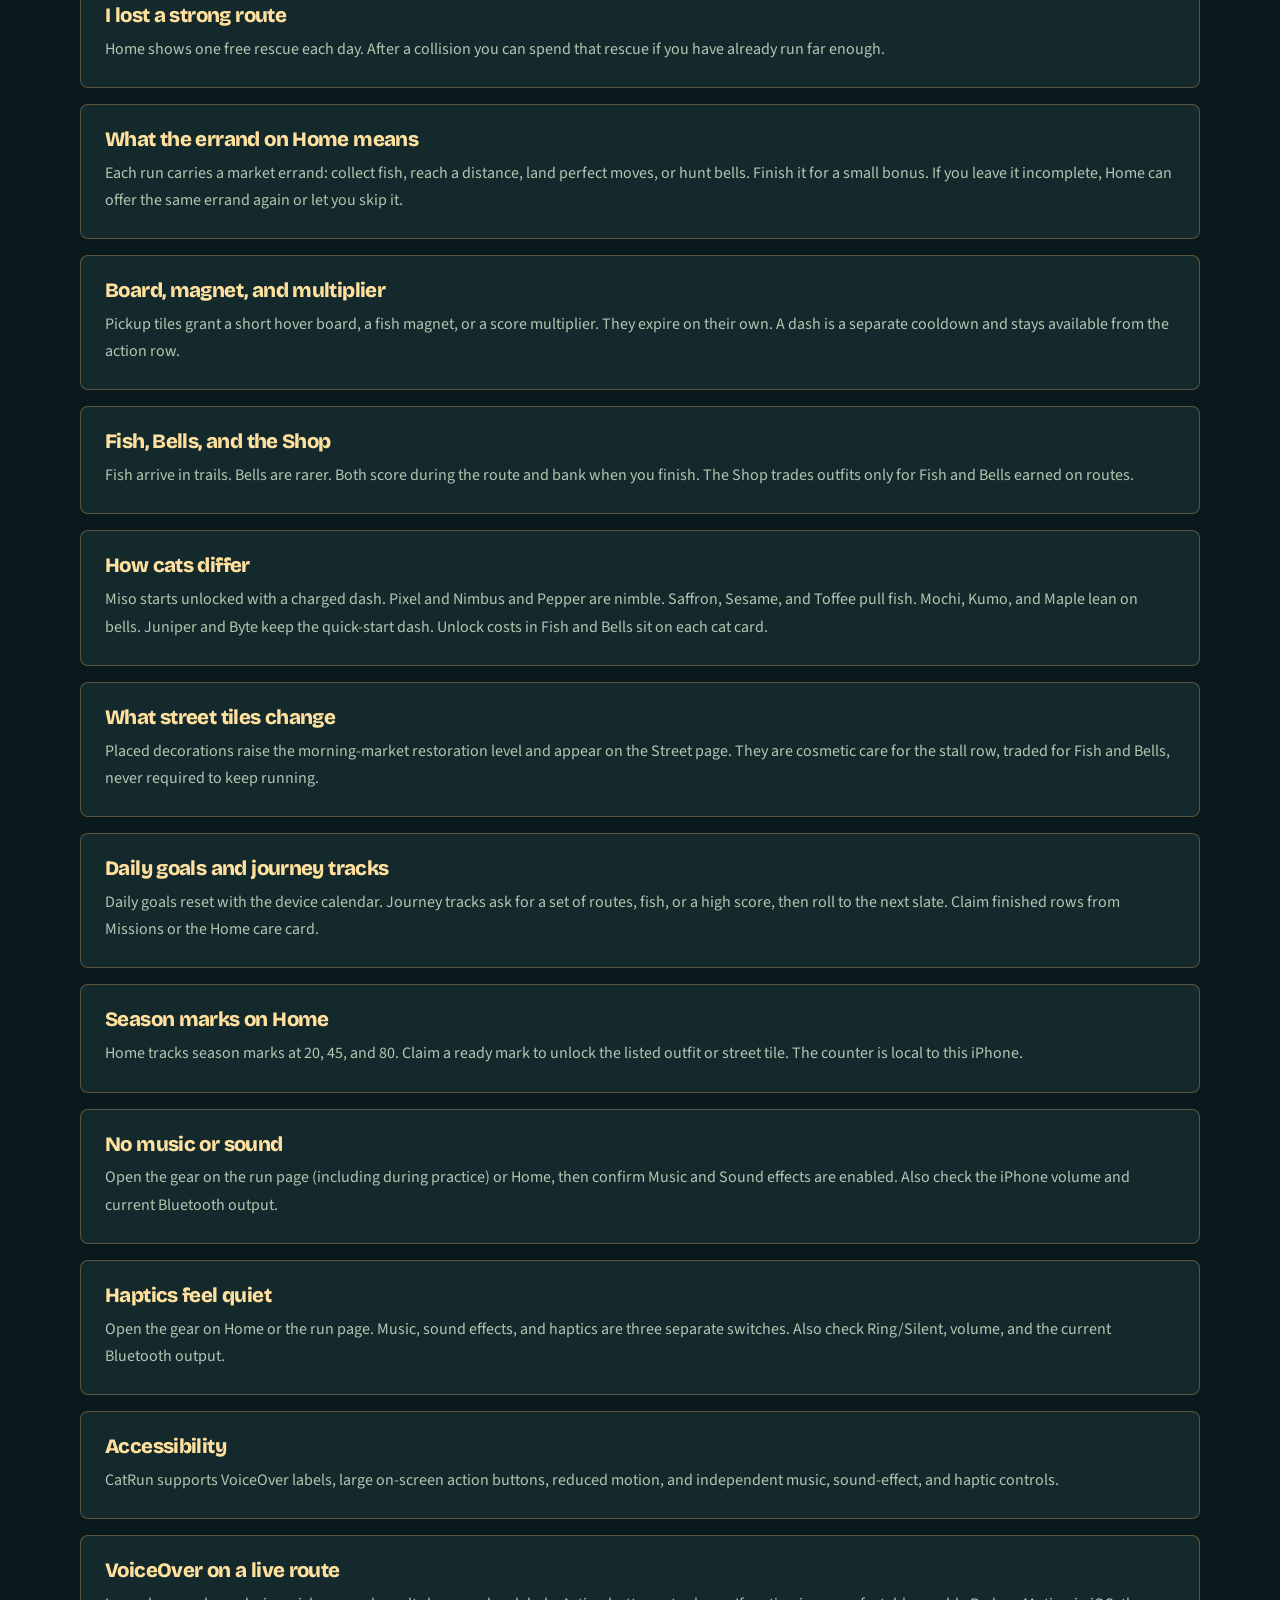
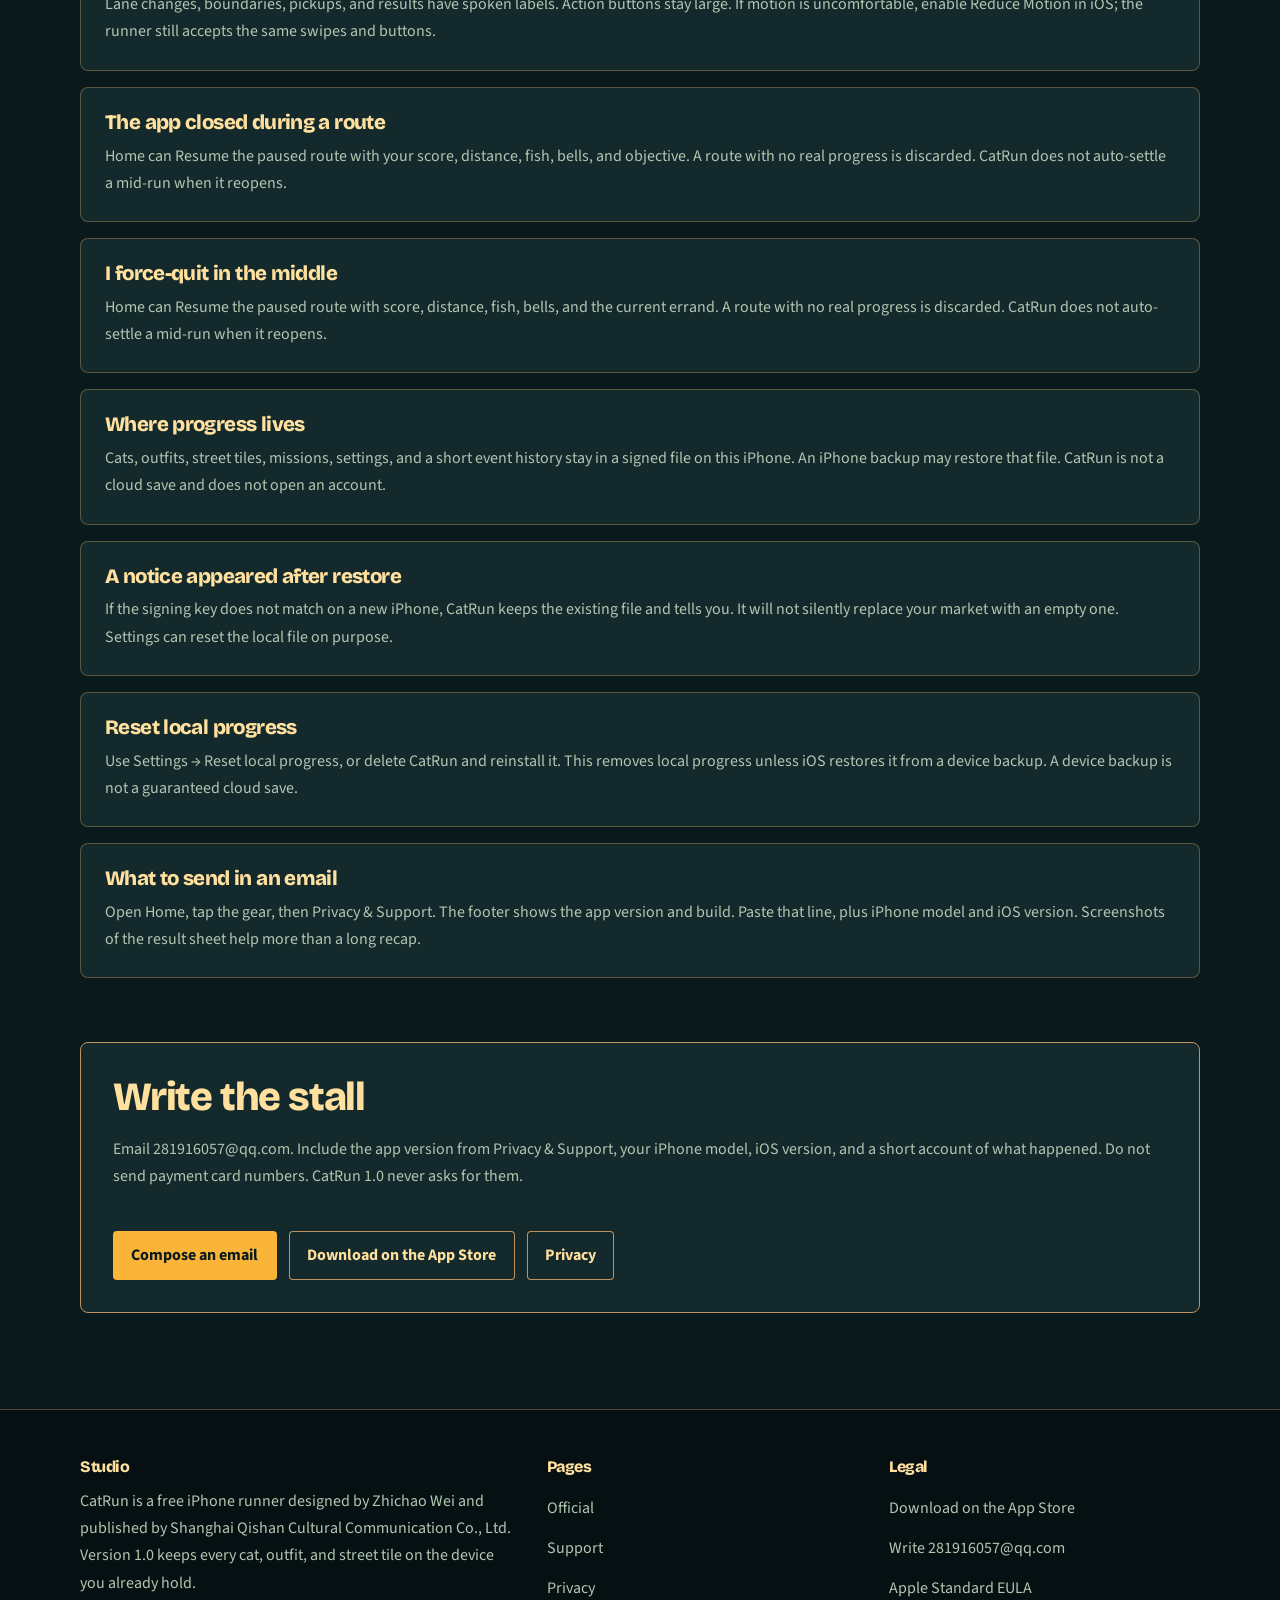
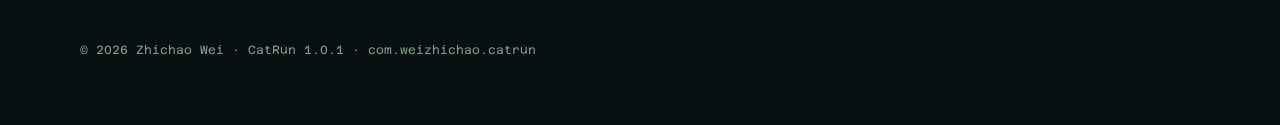
<file: support.html>
<!doctype html>
<html lang="zh-Hans">
  <head>
    <meta charset="utf-8">
    <meta http-equiv="refresh" content="0; url=support/">
    <link rel="canonical" href="support/">
    <title>CatRun Support</title>
    <script>location.replace("support/" + location.search + location.hash);</script>
  </head>
  <body>
    <p><a href="support/">Continue to CatRun support</a></p>
  </body>
</html>
</file>
<file: assets/styles.css>
@layer reset, tokens, base, layout, chrome, components, pages, motion, overrides;

@layer reset {
  *,
  *::before,
  *::after {
    box-sizing: inherit;
  }

  html {
    box-sizing: border-box;
    -webkit-text-size-adjust: 100%;
    text-size-adjust: 100%;
    interpolate-size: allow-keywords;
  }

  body,
  h1,
  h2,
  h3,
  h4,
  p,
  ul,
  ol,
  figure,
  blockquote,
  dl,
  dd {
    margin: 0;
  }

  ul,
  ol {
    padding: 0;
    list-style: none;
  }

  img,
  svg,
  video {
    display: block;
    max-width: 100%;
  }

  button,
  input,
  select,
  textarea {
    font: inherit;
    color: inherit;
  }

  button {
    background: none;
    border: 0;
    padding: 0;
    cursor: pointer;
  }
}

@layer tokens {
  :root {
    color-scheme: dark;
    --canvas: #0a1a1c;
    --canvas-deep: #061012;
    --surface: #14292b;
    --surface-raised: #1c3836;
    --surface-muted: #21403d;
    --ink: #ffe09e;
    --ink-soft: #f3d38a;
    --muted: #b0c7b2;
    --muted-dim: #7f9a86;
    --accent: #d64f2e;
    --accent-hot: #eb5740;
    --gold: #fab538;
    --gold-deep: #c88814;
    --jade: #2e7a73;
    --jade-deep: #1c4f4b;
    --fish: #1f9eeb;
    --bronze: #bf9461;
    --bronze-dim: color-mix(in srgb, var(--bronze) 42%, transparent);
    --lane: color-mix(in srgb, var(--ink) 72%, transparent);
    --focus: var(--gold);
    --danger: #eb5740;
    --ok: #7dce9a;

    --font-display: "Bricolage Grotesque", "PingFang SC", "Hiragino Sans GB", "Noto Sans SC", "Noto Sans TC", "Noto Sans JP", sans-serif;
    --font-body: "Source Sans 3", "PingFang SC", "Hiragino Sans GB", "Noto Sans SC", "Noto Sans TC", "Noto Sans JP", sans-serif;
    --font-mono: "Azeret Mono", ui-monospace, monospace;

    --text-xs: 0.75rem;
    --text-sm: 0.875rem;
    --text-base: 1.125rem;
    --text-lg: 1.5rem;
    --text-xl: clamp(1.75rem, 2.4vw + 1rem, 2.5rem);
    --text-display: clamp(2.5rem, 5vw + 1rem, 4.5rem);

    --space-3xs: 0.25rem;
    --space-2xs: 0.5rem;
    --space-xs: 0.75rem;
    --space-sm: 1rem;
    --space-md: 1.5rem;
    --space-lg: 2rem;
    --space-xl: 3rem;
    --space-2xl: 4rem;
    --space-3xl: 6rem;

    --radius-sm: 4px;
    --radius-md: 8px;
    --radius-lg: 12px;

    --line-hair: 1px;
    --measure: 62ch;
    --page: min(1120px, calc(100% - 2rem));
    --header-h: 5.5rem;
    --z-skip: 40;
    --z-header: 30;
    --z-overlay: 20;
    --z-raise: 10;

    --ease-out: cubic-bezier(0.16, 1, 0.3, 1);
    --ease-ui: cubic-bezier(0.23, 1, 0.32, 1);
    --dur-fast: 160ms;
    --dur-med: 280ms;
    --dur-slow: 600ms;

    --tap: 2.75rem;
  }

  [data-theme="permit"] {
    --surface: #122426;
  }

  html[lang="zh-Hant"] {
    --font-display: "Bricolage Grotesque", "PingFang TC", "PingFang SC", "Noto Sans TC", "Noto Sans SC", sans-serif;
    --font-body: "Source Sans 3", "PingFang TC", "PingFang SC", "Noto Sans TC", "Noto Sans SC", sans-serif;
  }

  html[lang="ja"] {
    --font-display: "Bricolage Grotesque", "Hiragino Sans", "Hiragino Kaku Gothic ProN", "Noto Sans JP", sans-serif;
    --font-body: "Source Sans 3", "Hiragino Sans", "Hiragino Kaku Gothic ProN", "Noto Sans JP", sans-serif;
  }
}

@layer base {
  html {
    background: var(--canvas-deep);
    color: var(--muted);
    font-family: var(--font-body);
    font-size: 100%;
    line-height: 1.7;
    hanging-punctuation: first last;
  }

  body {
    min-height: 100dvb;
    background:
      radial-gradient(1200px 480px at 12% -10%, color-mix(in srgb, var(--jade) 18%, transparent), transparent 60%),
      radial-gradient(900px 420px at 100% 0%, color-mix(in srgb, var(--accent) 14%, transparent), transparent 55%),
      var(--canvas);
    color: var(--muted);
    touch-action: manipulation;
    overflow-x: clip;
    -webkit-tap-highlight-color: color-mix(in srgb, var(--gold) 20%, transparent);
  }

  :focus {
    outline: none;
  }

  :focus-visible {
    outline: 2px solid var(--focus);
    outline-offset: 3px;
  }

  ::selection {
    background: color-mix(in srgb, var(--gold) 40%, var(--canvas));
    color: var(--ink);
  }

  a {
    color: var(--ink);
    text-decoration-thickness: 1px;
    text-underline-offset: 0.18em;
    text-decoration-color: color-mix(in srgb, var(--gold) 55%, transparent);
  }

  a:hover {
    color: var(--gold);
    text-decoration-color: var(--gold);
  }

  h1,
  h2,
  h3,
  .display {
    color: var(--ink);
    font-family: var(--font-display);
    font-weight: 800;
    letter-spacing: -0.03em;
    line-height: 1.12;
    text-wrap: balance;
  }

  h1,
  .display {
    font-size: var(--text-display);
  }

  h2 {
    font-size: var(--text-xl);
    scroll-margin-top: calc(var(--header-h) + 1.5rem);
  }

  h3 {
    font-size: var(--text-lg);
    letter-spacing: -0.02em;
    scroll-margin-top: calc(var(--header-h) + 1.25rem);
  }

  p,
  li {
    text-wrap: pretty;
    overflow-wrap: break-word;
  }

  strong {
    color: var(--ink-soft);
    font-weight: 650;
  }

  code,
  .mono {
    font-family: var(--font-mono);
    font-size: 0.86em;
    font-variant-numeric: tabular-nums;
  }

  .skip {
    position: absolute;
    inset-inline-start: var(--space-sm);
    inset-block-start: var(--space-sm);
    z-index: var(--z-skip);
    padding: 0.65rem 0.9rem;
    background: var(--gold);
    color: var(--canvas);
    font-weight: 700;
    text-decoration: none;
    border-radius: var(--radius-sm);
    transform: translateY(-160%);
  }

  .skip:focus {
    transform: none;
  }
}

@layer layout {
  .wrap {
    width: var(--page);
    margin-inline: auto;
  }

  .stack {
    display: grid;
    gap: var(--space-md);
  }

  .stack-lg {
    display: grid;
    gap: var(--space-xl);
  }

  .cluster {
    display: flex;
    flex-wrap: wrap;
    align-items: center;
    gap: var(--space-xs) var(--space-sm);
  }

  .split {
    display: grid;
    gap: var(--space-lg);
    align-items: center;
  }

  @media (min-width: 880px) {
    .split {
      grid-template-columns: 1.15fr 0.85fr;
      gap: var(--space-2xl);
    }

    .split.reverse {
      grid-template-columns: 0.85fr 1.15fr;
    }

    .split.reverse > :first-child {
      order: 2;
    }
  }

  .prose {
    max-width: var(--measure);
  }

  .prose p + p,
  .prose ul + p,
  .prose p + ul {
    margin-top: var(--space-md);
  }

  .section {
    padding-block: var(--space-2xl);
  }

  @media (min-width: 880px) {
    .section {
      padding-block: var(--space-3xl);
    }
  }
}

@layer chrome {
  .site-header {
    position: sticky;
    top: 0;
    z-index: var(--z-header);
    padding-top: env(safe-area-inset-top);
    background: color-mix(in srgb, var(--canvas) 88%, transparent);
    backdrop-filter: blur(14px);
    border-block-end: var(--line-hair) solid var(--bronze-dim);
  }

  .awning {
    height: 12px;
    background-color: var(--accent);
    background-image: url("data:image/svg+xml,%3Csvg xmlns='http://www.w3.org/2000/svg' width='64' height='12' viewBox='0 0 64 12'%3E%3Cpath fill='%23D64F2E' d='M0 0h32v12H0z'/%3E%3Cpath fill='%23FAB538' d='M32 0h32v12H32z'/%3E%3Cpath fill='%230A1A1C' d='M0 9h64v3H0z' opacity='.25'/%3E%3C/svg%3E");
    background-size: 64px 12px;
  }

  .header-bar {
    display: flex;
    flex-wrap: wrap;
    align-items: center;
    justify-content: space-between;
    gap: var(--space-sm);
    padding-block: 0.7rem;
    padding-inline: 0;
  }

  @media (max-width: 800px) {
    .header-bar {
      display: grid;
      grid-template-columns: 1fr auto;
      grid-template-areas:
        "brand lang"
        "nav nav";
      align-items: center;
    }

    .brand { grid-area: brand; }
    .lang { grid-area: lang; justify-self: end; width: max-content; }
    .nav { grid-area: nav; }
  }

  .brand {
    display: inline-flex;
    align-items: center;
    gap: 0.7rem;
    min-height: var(--tap);
    color: var(--ink);
    text-decoration: none;
    font-family: var(--font-display);
    font-weight: 800;
    letter-spacing: -0.03em;
    font-size: 1.2rem;
  }

  .brand:hover {
    color: var(--gold);
  }

  .brand-mark {
    width: 2.25rem;
    height: 2.25rem;
    flex: none;
  }

  .nav {
    display: flex;
    flex-wrap: wrap;
    align-items: center;
    gap: 0.25rem;
  }

  .nav a {
    display: inline-flex;
    align-items: center;
    min-height: var(--tap);
    padding-inline: 0.85rem;
    color: var(--muted);
    text-decoration: none;
    border-radius: var(--radius-sm);
  }

  .nav a:hover,
  .nav a[aria-current="page"] {
    color: var(--ink);
    background: var(--surface);
  }

  .nav a[aria-current="page"] {
    box-shadow: inset 0 -2px 0 var(--gold);
  }

  .lang {
    display: grid;
    gap: 0.2rem;
  }

  .lang label {
    font-family: var(--font-mono);
    font-size: 0.68rem;
    letter-spacing: 0.04em;
    color: var(--muted-dim);
  }

  .lang select {
    min-height: var(--tap);
    min-width: 9.5rem;
    max-width: 16rem;
    padding-inline: 0.7rem;
    background: var(--surface);
    border: var(--line-hair) solid var(--bronze-dim);
    border-radius: var(--radius-sm);
    color: var(--ink);
  }

  @media (max-width: 800px) {
    .lang select {
      min-width: 8.5rem;
      max-width: 46vw;
    }
  }

  .lang-note {
    font-family: var(--font-mono);
    font-size: 0.72rem;
    line-height: 1.5;
    color: var(--muted);
    padding-block: 0 0.7rem;
    max-width: 62ch;
  }

  .lang-note[hidden] {
    display: none;
  }

  .lane-strip {
    position: relative;
    height: 28px;
    overflow: hidden;
    background: var(--canvas-deep);
    border-block-start: var(--line-hair) solid var(--bronze-dim);
  }

  .lane-strip::before {
    content: "";
    position: absolute;
    inset: 12px 0 auto;
    height: 2px;
    background:
      repeating-linear-gradient(
        90deg,
        var(--lane) 0 18px,
        transparent 18px 32px
      );
    opacity: 0.35;
  }

  .runner {
    position: absolute;
    top: 4px;
    width: 20px;
    height: 16px;
    background: var(--ink);
    clip-path: polygon(20% 0, 40% 0, 45% 35%, 80% 20%, 100% 55%, 70% 100%, 20% 100%, 0 55%);
    offset-path: path("M-20,10 C 120,10 180,4 320,10 460,16 520,6 720,10 900,14 1100,8 1400,10");
    offset-rotate: 0deg;
    animation: dash 16s var(--ease-ui) infinite;
  }

  .site-footer {
    margin-top: var(--space-2xl);
    padding-block: var(--space-xl) var(--space-2xl);
    padding-bottom: calc(var(--space-2xl) + env(safe-area-inset-bottom));
    border-block-start: var(--line-hair) solid var(--bronze-dim);
    background: var(--canvas-deep);
  }

  .footer-grid {
    display: grid;
    gap: var(--space-lg);
  }

  @media (min-width: 800px) {
    .footer-grid {
      grid-template-columns: 1.4fr 1fr 1fr;
      align-items: start;
    }
  }

  .footer-grid h2 {
    font-size: 1rem;
    margin-bottom: var(--space-xs);
  }

  .footer-grid a {
    display: inline-flex;
    align-items: center;
    min-height: 2.5rem;
    color: var(--muted);
    text-decoration: none;
  }

  .footer-grid a:hover {
    color: var(--gold);
  }

  .foot-meta {
    margin-top: var(--space-lg);
    color: var(--muted-dim);
    font-family: var(--font-mono);
    font-size: var(--text-xs);
  }
}

@layer components {
  .btn {
    display: inline-flex;
    align-items: center;
    justify-content: center;
    gap: 0.45rem;
    min-height: var(--tap);
    padding: 0.7rem 1.15rem;
    border-radius: var(--radius-sm);
    font-weight: 700;
    text-decoration: none;
    transition:
      transform var(--dur-fast) var(--ease-ui),
      background-color var(--dur-fast) var(--ease-ui),
      color var(--dur-fast) var(--ease-ui);
  }

  .btn:active {
    transform: scale(0.98);
  }

  .btn-gold {
    background: var(--gold);
    color: var(--canvas);
  }

  .btn-gold:hover {
    background: var(--ink);
    color: var(--canvas);
    text-decoration: none;
  }

  .btn-ghost {
    background: transparent;
    color: var(--ink);
    box-shadow: inset 0 0 0 1px var(--bronze);
  }

  .btn-ghost:hover {
    background: var(--surface);
    color: var(--gold);
    text-decoration: none;
  }

  .sign {
    display: inline-flex;
    align-items: center;
    gap: 0.55rem;
    width: max-content;
    max-width: 100%;
    justify-self: start;
    padding: 0.35rem 0.65rem;
    background: var(--surface);
    color: var(--gold);
    border: var(--line-hair) solid var(--bronze);
    border-radius: var(--radius-sm);
    font-family: var(--font-mono);
    font-size: 0.78rem;
  }

  .sign::before {
    content: "";
    width: 0.55rem;
    height: 0.55rem;
    background: var(--gold);
    clip-path: polygon(50% 0, 100% 100%, 0 100%);
  }

  .panel {
    background: var(--surface);
    border: var(--line-hair) solid var(--bronze-dim);
    border-radius: var(--radius-md);
    padding: var(--space-md);
  }

  .panel + .panel {
    margin-top: var(--space-sm);
  }

  .fact-row {
    display: grid;
    gap: var(--space-sm);
  }

  @media (min-width: 720px) {
    .fact-row {
      grid-template-columns: 1.3fr 1fr 1fr;
    }
  }

  .fact {
    padding: var(--space-md);
    background: var(--surface);
    border: var(--line-hair) solid var(--bronze-dim);
    border-radius: var(--radius-md);
  }

  .fact p {
    margin-top: var(--space-2xs);
  }

  .fact:first-child {
    background:
      linear-gradient(180deg, color-mix(in srgb, var(--jade) 22%, var(--surface)), var(--surface));
  }

  .stage {
    position: relative;
    isolation: isolate;
    border: var(--line-hair) solid var(--bronze);
    border-radius: var(--radius-md);
    overflow: hidden;
    background: #10282c;
  }

  .stage-art {
    width: 100%;
    height: auto;
    display: block;
  }

  .stage-runner {
    transform-box: fill-box;
    transform-origin: center;
    animation: hop 2.8s var(--ease-out) infinite;
  }

  .sprite {
    position: absolute;
    width: 0;
    height: 0;
    overflow: hidden;
  }

  .kicker {
    max-width: 28rem;
    color: var(--muted);
    font-size: 1.2rem;
  }

  .actions {
    display: flex;
    flex-wrap: wrap;
    gap: 0.75rem;
    margin-top: var(--space-md);
  }

  .hero-links {
    display: flex;
    flex-wrap: wrap;
    align-items: center;
    gap: 0.35rem 0.75rem;
    color: var(--muted-dim);
    font-size: var(--text-sm);
  }

  .hero-links a {
    display: inline-flex;
    align-items: center;
    min-height: 2.5rem;
    color: var(--muted);
  }

  #play,
  #get-the-game {
    scroll-margin-top: calc(var(--header-h) + 1.5rem);
  }

  .get-strip {
    padding: var(--space-lg);
    background:
      linear-gradient(180deg, color-mix(in srgb, var(--gold) 12%, var(--surface)), var(--surface));
    border: var(--line-hair) solid var(--bronze);
    border-radius: var(--radius-md);
  }

  .store-card {
    display: grid;
    gap: var(--space-md);
  }

  @media (min-width: 720px) {
    .store-card {
      grid-template-columns: minmax(0, 1.2fr) auto;
      align-items: end;
    }
  }

  .fact-pills {
    display: flex;
    flex-wrap: wrap;
    gap: 0.45rem;
    margin-top: var(--space-xs);
  }

  .fact-pills span,
  .chip {
    display: inline-flex;
    align-items: center;
    min-height: 2.5rem;
    padding: 0.4rem 0.75rem;
    border: var(--line-hair) solid var(--bronze);
    background: var(--canvas);
    color: var(--ink);
    font-family: var(--font-mono);
    font-size: 0.8rem;
  }

  .store-chips {
    display: flex;
    flex-wrap: wrap;
    gap: 0.5rem;
    margin-top: var(--space-xs);
  }

  .breadcrumb {
    display: flex;
    flex-wrap: wrap;
    gap: 0.35rem 0.6rem;
    margin-bottom: var(--space-sm);
    color: var(--muted-dim);
    font-size: var(--text-sm);
  }

  .breadcrumb a {
    color: var(--muted);
    text-decoration: none;
    min-height: 2.25rem;
    display: inline-flex;
    align-items: center;
  }

  .entity {
    display: grid;
    gap: 0.65rem 1.5rem;
    margin-top: var(--space-md);
    padding: var(--space-md);
    background: var(--canvas);
    border: var(--line-hair) solid var(--bronze-dim);
    border-radius: var(--radius-md);
  }

  @media (min-width: 720px) {
    .entity {
      grid-template-columns: 8rem 1fr;
    }
  }

  .entity dt {
    color: var(--gold);
    font-family: var(--font-mono);
    font-size: 0.72rem;
    letter-spacing: 0.04em;
    text-transform: uppercase;
  }

  .entity dd {
    color: var(--ink-soft);
  }

  .header-store {
    min-height: var(--tap);
    padding-inline: 0.8rem;
    background: var(--gold);
    color: var(--canvas);
    font-weight: 700;
    text-decoration: none;
    border-radius: var(--radius-sm);
    display: none;
  }

  @media (min-width: 980px) {
    .header-store {
      display: inline-flex;
      align-items: center;
    }
  }

  .chip {
    display: inline-flex;
    align-items: center;
    min-height: 2.5rem;
    padding: 0.4rem 0.75rem;
    border: var(--line-hair) solid var(--bronze);
    background: var(--canvas);
    color: var(--ink);
    font-family: var(--font-mono);
    font-size: 0.8rem;
  }

  .miss {
    min-height: calc(100dvb - 8rem);
    align-content: center;
  }

  .chapter {
    display: grid;
    gap: var(--space-lg);
    padding-block: var(--space-xl);
    border-block-start: var(--line-hair) solid var(--bronze-dim);
  }

  @media (min-width: 880px) {
    .chapter {
      grid-template-columns: minmax(16rem, 0.9fr) minmax(20rem, 1.2fr);
      gap: var(--space-2xl);
      padding-block: var(--space-2xl);
    }

    .chapter:nth-of-type(even) {
      grid-template-columns: minmax(20rem, 1.2fr) minmax(16rem, 0.9fr);
    }

    .chapter:nth-of-type(even) .chapter-visual {
      order: 2;
    }
  }

  .chapter-visual {
    min-height: 13.5rem;
    border: var(--line-hair) solid var(--bronze-dim);
    border-radius: var(--radius-md);
    background: var(--surface);
    display: grid;
    align-content: end;
    position: relative;
    overflow: hidden;
  }

  .chapter-art {
    width: 100%;
    height: auto;
    display: block;
  }

  .chapter-visual h3 {
    position: absolute;
    inset: auto 0 0;
    padding: var(--space-sm) var(--space-md);
    background: linear-gradient(transparent, color-mix(in srgb, var(--canvas) 86%, transparent));
  }

  .move-board {
    display: grid;
    gap: var(--space-sm);
  }

  @media (min-width: 720px) {
    .move-board {
      grid-template-columns: 1.4fr 1fr;
      grid-template-rows: auto auto;
    }

    .move-board article:first-child {
      grid-row: 1 / span 2;
    }
  }

  .move-board article {
    padding: var(--space-md);
    background: var(--surface);
    border: var(--line-hair) solid var(--bronze-dim);
    border-radius: var(--radius-md);
  }

  .move-board h3 {
    display: flex;
    align-items: baseline;
    gap: 0.6rem;
  }

  .move-key {
    font-family: var(--font-mono);
    font-size: 0.75rem;
    color: var(--gold);
  }

  .cat-rail {
    display: grid;
    grid-auto-flow: column;
    grid-auto-columns: minmax(9.5rem, 12rem);
    gap: var(--space-sm);
    overflow-x: auto;
    padding-block: var(--space-2xs) var(--space-sm);
    scroll-snap-type: x mandatory;
    overscroll-behavior-x: contain;
  }

  .cat-card {
    scroll-snap-align: start;
    padding: var(--space-sm);
    background: var(--surface);
    border: var(--line-hair) solid var(--bronze-dim);
    border-radius: var(--radius-md);
    min-height: 11.5rem;
    --fur: #6F777A;
  }

  .cat-portrait {
    width: 3.7rem;
    height: 3.3rem;
    margin-bottom: var(--space-xs);
    color: var(--fur);
    position: relative;
  }

  .cat-portrait svg {
    width: 100%;
    height: 100%;
  }

  .cat-card[data-cat="miso"] { --fur: #6F777A; }
  .cat-card[data-cat="pixel"] { --fur: #6F7E8C; }
  .cat-card[data-cat="saffron"] { --fur: #D9824B; }
  .cat-card[data-cat="mochi"] { --fur: #E8DED2; }
  .cat-card[data-cat="nimbus"] { --fur: #9FB4C9; }
  .cat-card[data-cat="sesame"] { --fur: #2F3437; }
  .cat-card[data-cat="juniper"] { --fur: #5F8C76; }
  .cat-card[data-cat="kumo"] { --fur: #BCC7D0; }
  .cat-card[data-cat="toffee"] { --fur: #B9764D; }
  .cat-card[data-cat="byte"] { --fur: #6A5D7B; }
  .cat-card[data-cat="maple"] { --fur: #C8674C; }
  .cat-card[data-cat="pepper"] { --fur: #34383D; }

  .cat-portrait::after {
    content: "";
    position: absolute;
    inset-inline-end: -0.15rem;
    inset-block-end: 0.15rem;
    width: 0.7rem;
    height: 0.7rem;
    border-radius: 50%;
    background: var(--gold);
  }

  .cat-card[data-gift="fish"] .cat-portrait::after { background: var(--fish); }
  .cat-card[data-gift="bell"] .cat-portrait::after { background: var(--gold-deep); }
  .cat-card[data-gift="nimble"] .cat-portrait::after { background: var(--jade); }

  .cat-card h3 {
    font-size: 1.15rem;
  }

  .cat-card p {
    color: var(--muted-dim);
    font-size: var(--text-sm);
  }

  .cat-card p:last-child {
    margin-top: 0.35rem;
    color: var(--gold);
    font-family: var(--font-mono);
    font-size: 0.75rem;
  }

  .cat-rail {
    scrollbar-color: var(--bronze) transparent;
  }

  .drench {
    background:
      linear-gradient(180deg, color-mix(in srgb, var(--jade-deep) 70%, var(--canvas)), var(--canvas));
    border-block: var(--line-hair) solid var(--bronze-dim);
  }

  .search-bar {
    display: grid;
    gap: var(--space-xs);
  }

  .search-bar input[type="search"] {
    min-height: var(--tap);
    width: min(36rem, 100%);
    padding: 0.7rem 0.9rem;
    background: var(--surface);
    border: var(--line-hair) solid var(--bronze);
    border-radius: var(--radius-sm);
    color: var(--ink);
  }

  .search-bar input::placeholder {
    color: var(--muted-dim);
  }

  .topics {
    display: flex;
    flex-wrap: wrap;
    gap: 0.45rem;
  }

  .topics button {
    min-height: var(--tap);
    padding-inline: 0.9rem;
    border: var(--line-hair) solid var(--bronze-dim);
    border-radius: var(--radius-sm);
    color: var(--muted);
    background: var(--surface);
  }

  .topics button[aria-pressed="true"],
  .topics button:hover {
    color: var(--canvas);
    background: var(--gold);
    border-color: var(--gold);
  }

  .ticket {
    padding: var(--space-md);
    background: var(--surface);
    border: var(--line-hair) solid var(--bronze-dim);
    border-radius: var(--radius-md);
  }

  .ticket + .ticket {
    margin-top: var(--space-sm);
  }

  .ticket[hidden] {
    display: none;
  }

  .ticket h2,
  .ticket h3 {
    font-size: 1.28rem;
    margin-bottom: var(--space-2xs);
  }

  .empty {
    padding: var(--space-lg);
    border: var(--line-hair) dashed var(--bronze);
    border-radius: var(--radius-md);
    background: var(--surface);
    color: var(--muted);
  }

  .toc {
    display: grid;
    gap: 0.2rem;
  }

  .toc a {
    display: inline-flex;
    align-items: center;
    min-height: 2.5rem;
    color: var(--muted);
    text-decoration: none;
  }

  .toc a:hover {
    color: var(--gold);
  }

  @media (min-width: 960px) {
    .legal-layout {
      display: grid;
      grid-template-columns: 15rem minmax(0, 1fr);
      gap: var(--space-2xl);
      align-items: start;
    }

    .toc-wrap {
      position: sticky;
      top: calc(var(--header-h) + 1rem);
    }
  }

  .legal section {
    scroll-margin-top: calc(var(--header-h) + 1.5rem);
  }

  .legal section + section {
    margin-top: var(--space-xl);
  }

  .legal .permit-points {
    list-style: none;
    padding-inline-start: 0;
  }

  .legal h2 {
    margin-top: 0;
  }

  .legal h2:first-child {
    margin-top: 0;
  }

  .legal ul {
    list-style: disc;
    padding-inline-start: 1.2rem;
    margin-top: var(--space-sm);
  }

  .legal li + li {
    margin-top: 0.4rem;
  }

  .stamp {
    display: inline-grid;
    gap: 0.15rem;
    width: max-content;
    max-width: 100%;
    justify-self: start;
    padding: 0.55rem 0.75rem;
    border: 2px solid var(--accent-hot);
    color: var(--accent-hot);
    font-family: var(--font-mono);
    font-size: 0.72rem;
    letter-spacing: 0.04em;
    text-transform: uppercase;
    transform: rotate(-2deg);
  }

  .permit-points {
    display: grid;
    gap: var(--space-md);
    margin-top: var(--space-md);
    padding: var(--space-md);
    background: var(--surface);
    border: var(--line-hair) solid var(--bronze-dim);
    border-radius: var(--radius-md);
  }

  @media (min-width: 800px) {
    .permit-points {
      grid-template-columns: 1.2fr 0.9fr;
    }

    .permit-points li:first-child {
      grid-row: 1 / span 2;
    }
  }

  .permit-points strong {
    display: block;
    margin-bottom: 0.25rem;
    color: var(--ink);
    font-family: var(--font-display);
    font-size: 1.15rem;
  }

  .contact-card {
    display: grid;
    gap: var(--space-sm);
    padding: var(--space-lg);
    background: var(--surface);
    border: var(--line-hair) solid var(--bronze);
    border-radius: var(--radius-md);
  }

  [data-locale][hidden] {
    display: none !important;
  }
}

@layer pages {
  .hero {
    padding-block: var(--space-xl) var(--space-2xl);
  }

  @media (min-width: 880px) {
    .hero {
      padding-block: var(--space-2xl) var(--space-3xl);
    }
  }

  .hero-copy .display {
    max-width: 14ch;
  }

  .studio {
    display: grid;
    gap: var(--space-md);
  }

  @media (min-width: 800px) {
    .studio {
      grid-template-columns: 1fr 1.2fr;
    }
  }

  [data-page="support"] .hero-copy .display,
  [data-page="privacy"] .hero-copy .display {
    max-width: 18ch;
  }

  [data-page="support"] .hero,
  [data-page="privacy"] .hero {
    padding-block-end: var(--space-md);
  }

  [data-page="support"] .section,
  [data-page="privacy"] .section {
    padding-block: var(--space-lg);
  }
}

@layer motion {
  [data-reveal] {
    opacity: 0;
    transform: translateY(12px);
  }

  [data-reveal].is-in {
    opacity: 1;
    transform: none;
    transition:
      opacity var(--dur-slow) var(--ease-out),
      transform var(--dur-slow) var(--ease-out);
  }

  @keyframes dash {
    to {
      offset-distance: 100%;
    }
  }

  @keyframes hop {
    0%,
    100% { transform: translateY(0); }
    40% { transform: translateY(-10px); }
    55% { transform: translateY(0); }
  }
}

@layer overrides {
  @media (prefers-reduced-motion: reduce) {
    *,
    *::before,
    *::after {
      animation-duration: 0.01ms !important;
      animation-iteration-count: 1 !important;
      transition-duration: 0.01ms !important;
      scroll-behavior: auto !important;
    }

    [data-reveal] {
      opacity: 1;
      transform: none;
    }

    .runner,
    .stage-runner {
      animation: none;
    }
  }

  html[dir="rtl"] .stage-runner {
    transform: scaleX(-1);
  }

  html[dir="rtl"] .brand,
  html[dir="rtl"] .nav,
  html[dir="rtl"] .cluster {
    flex-direction: row;
  }
}
</file>
